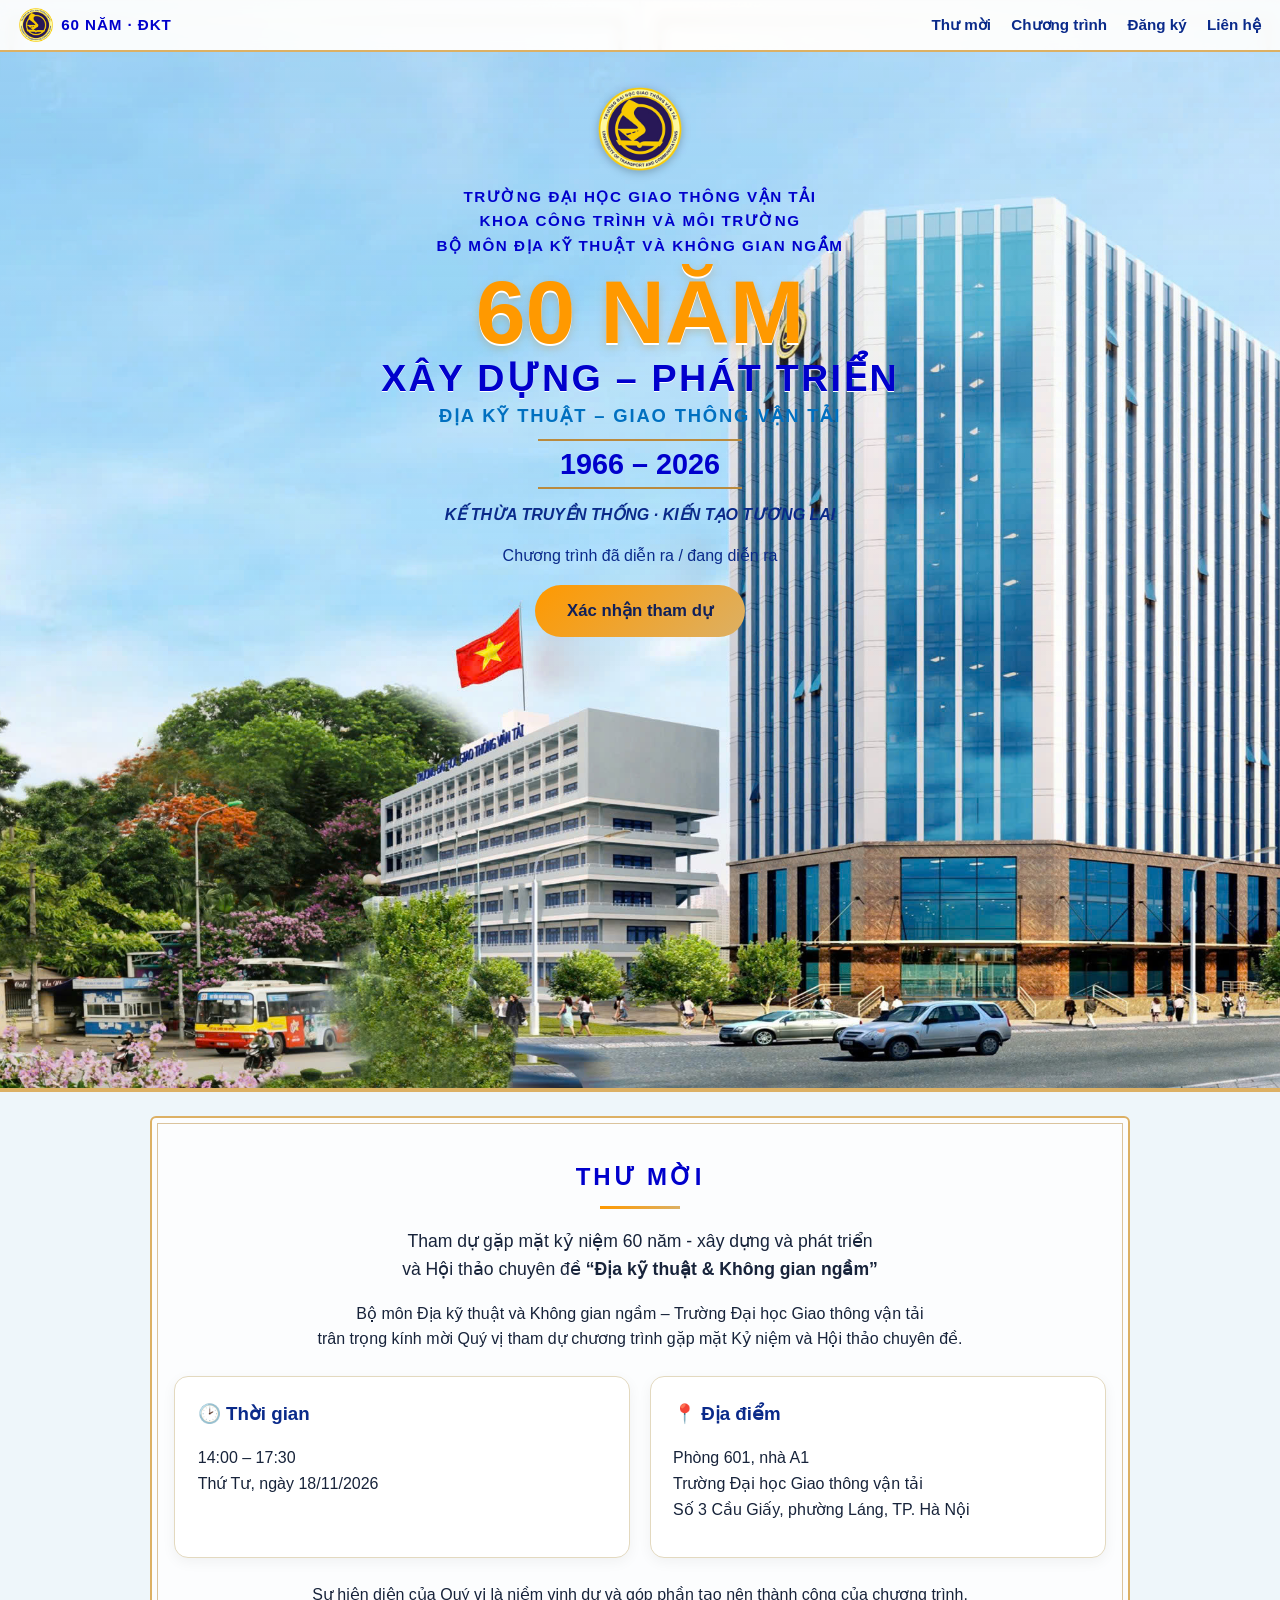
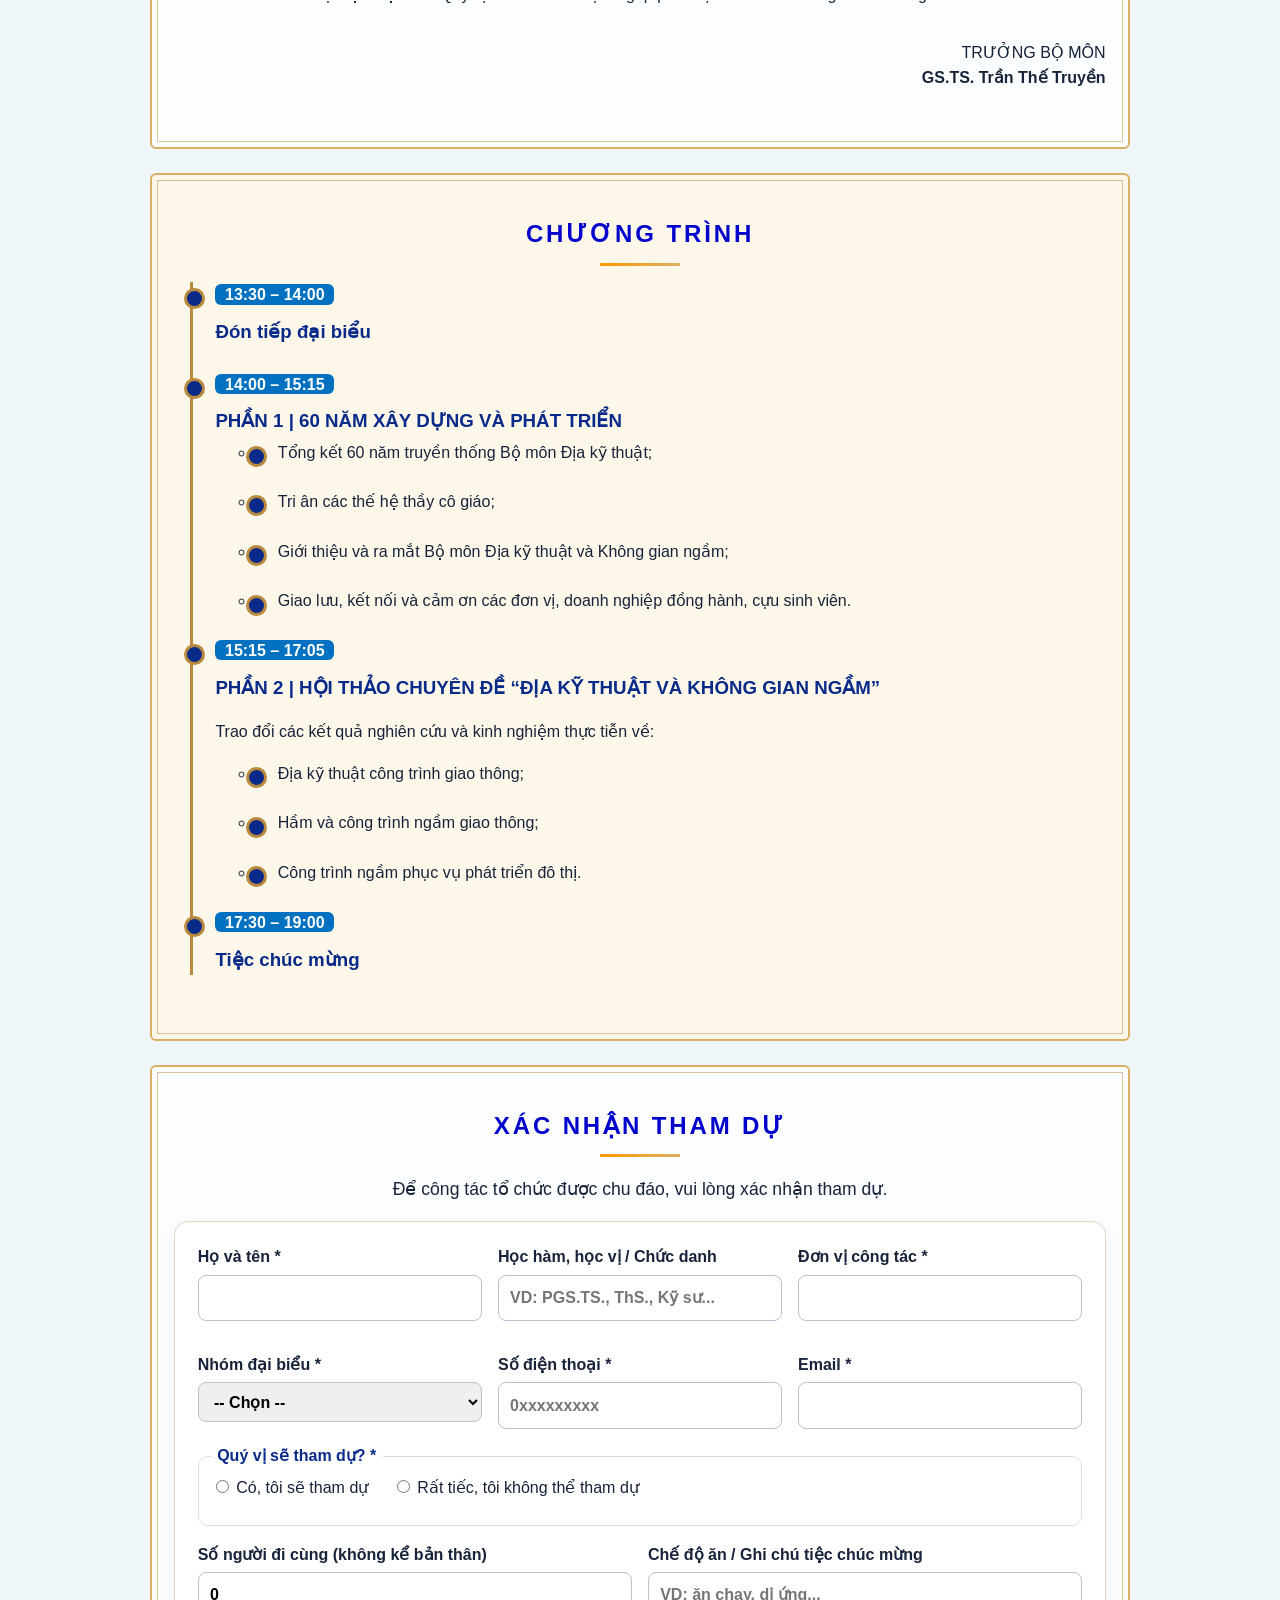
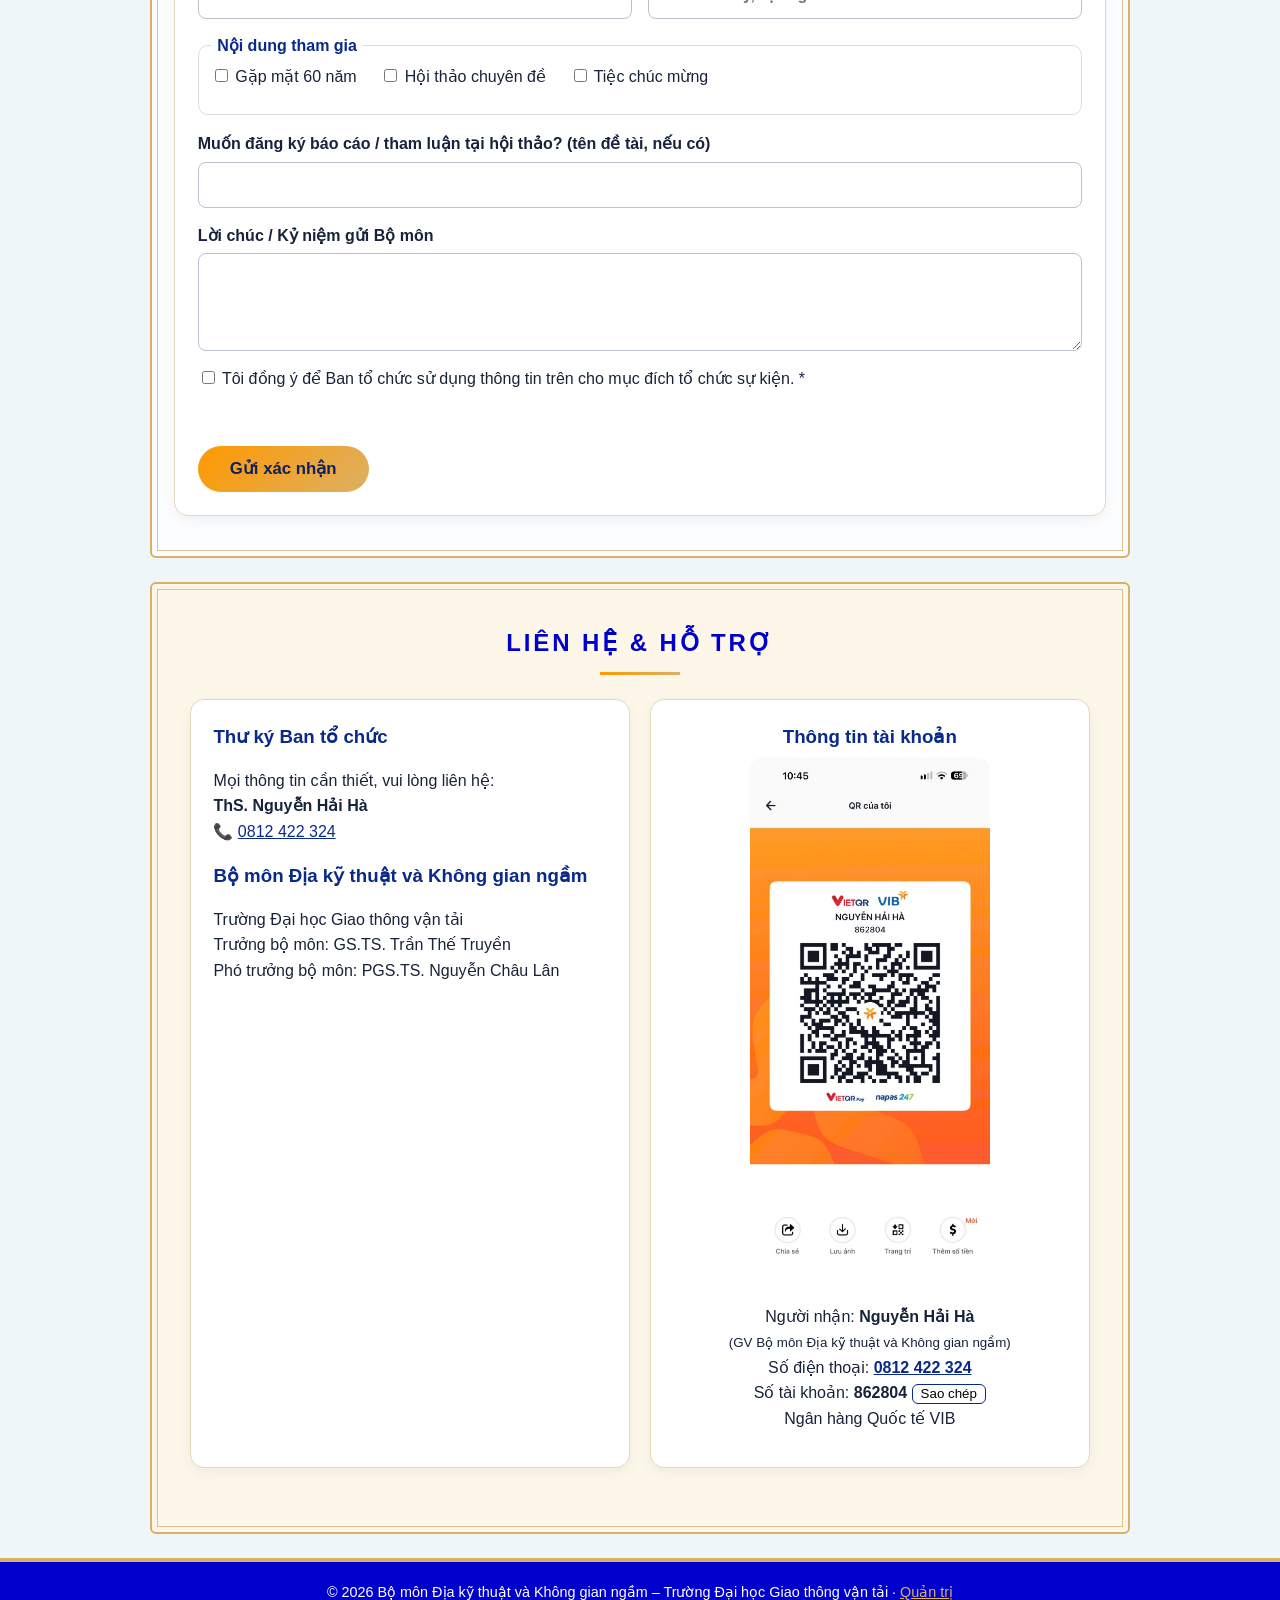
<file: index.html>
<!DOCTYPE html>
<html lang="vi">
<head>
<meta charset="UTF-8">
<meta name="viewport" content="width=device-width, initial-scale=1">
<title>Thư mời – 60 năm Địa kỹ thuật UTC (1966–2026)</title>
<meta name="description" content="Thư mời gặp mặt kỷ niệm 60 năm và Hội thảo chuyên đề Địa kỹ thuật & Không gian ngầm, ngày 18/11/2026.">
<link rel="stylesheet" href="style.css">
</head>
<body>

<nav class="nav">
  <a href="#top" class="brand"><img src="assets/logo_utc.png" alt="Logo Trường ĐH Giao thông vận tải">60 NĂM · ĐKT</a>
  <div class="links">
    <a href="#thu-moi">Thư mời</a>
    <a href="#chuong-trinh">Chương trình</a>
    <a href="#dang-ky">Đăng ký</a>
    <a href="#lien-he">Liên hệ</a>
  </div>
</nav>

<header class="hero" id="top">
  <img class="logo" src="assets/logo_utc.png" alt="Logo Trường Đại học Giao thông vận tải">
  <p class="org">TRƯỜNG ĐẠI HỌC GIAO THÔNG VẬN TẢI<br>KHOA CÔNG TRÌNH VÀ MÔI TRƯỜNG<br>BỘ MÔN ĐỊA KỸ THUẬT VÀ KHÔNG GIAN NGẦM</p>
  <h1>60 NĂM<br><span>XÂY DỰNG – PHÁT TRIỂN</span></h1>
  <p class="sub">ĐỊA KỸ THUẬT – GIAO THÔNG VẬN TẢI</p>
  <p class="years">1966 – 2026</p>
  <p class="slogan">KẾ THỪA TRUYỀN THỐNG · KIẾN TẠO TƯƠNG LAI</p>
  <div class="countdown" id="countdown" aria-live="polite"></div>
  <a class="btn" href="#dang-ky">Xác nhận tham dự</a>
</header>

<section id="thu-moi" class="sec invite">
  <h2>THƯ MỜI</h2>
  <p class="lead">Tham dự gặp mặt kỷ niệm 60 năm - xây dựng và phát triển<br>và Hội thảo chuyên đề <b>“Địa kỹ thuật &amp; Không gian ngầm”</b></p>
  <p class="who">Bộ môn Địa kỹ thuật và Không gian ngầm – Trường Đại học Giao thông vận tải<br>trân trọng kính mời Quý vị tham dự chương trình gặp mặt Kỷ niệm và Hội thảo chuyên đề.</p>
  <div class="cards">
    <div class="card"><h3>🕑 Thời gian</h3><p>14:00 – 17:30<br>Thứ Tư, ngày 18/11/2026</p></div>
    <div class="card"><h3>📍 Địa điểm</h3><p>Phòng 601, nhà A1<br>Trường Đại học Giao thông vận tải<br>Số 3 Cầu Giấy, phường Láng, TP. Hà Nội</p></div>
  </div>
  <p class="note">Sự hiện diện của Quý vị là niềm vinh dự và góp phần tạo nên thành công của chương trình.</p>
  <p class="sign">TRƯỞNG BỘ MÔN<br><b>GS.TS. Trần Thế Truyền</b></p>
</section>

<section id="chuong-trinh" class="sec alt">
  <h2>CHƯƠNG TRÌNH</h2>
  <ol class="timeline">
    <li>
      <time>13:30 – 14:00</time>
      <h3>Đón tiếp đại biểu</h3>
    </li>

    <li>
      <time>14:00 – 15:15</time>
      <h3>PHẦN 1 | 60 NĂM XÂY DỰNG VÀ PHÁT TRIỂN</h3>
      <ul>
        <li>Tổng kết 60 năm truyền thống Bộ môn Địa kỹ thuật;</li>
        <li>Tri ân các thế hệ thầy cô giáo;</li>
        <li>Giới thiệu và ra mắt Bộ môn Địa kỹ thuật và Không gian ngầm;</li>
        <li>Giao lưu, kết nối và cảm ơn các đơn vị, doanh nghiệp đồng hành, cựu sinh viên.</li>
      </ul>
    </li>

    <li>
      <time>15:15 – 17:05</time>
      <h3>PHẦN 2 | HỘI THẢO CHUYÊN ĐỀ “ĐỊA KỸ THUẬT VÀ KHÔNG GIAN NGẦM”</h3>
      <p>Trao đổi các kết quả nghiên cứu và kinh nghiệm thực tiễn về:</p>
      <ul>
        <li>Địa kỹ thuật công trình giao thông;</li>
        <li>Hầm và công trình ngầm giao thông;</li>
        <li>Công trình ngầm phục vụ phát triển đô thị.</li>
      </ul>
    </li>

    <li><time>17:30 – 19:00</time><h3>Tiệc chúc mừng</h3></li>
  </ol>
</section>

<section id="dang-ky" class="sec">
  <h2>XÁC NHẬN THAM DỰ</h2>
  <p class="lead">Để công tác tổ chức được chu đáo, vui lòng xác nhận tham dự.</p>

  <form id="regForm" novalidate>
    <div class="grid">
      <label>Họ và tên *<input name="hoTen" required maxlength="80" autocomplete="name"></label>
      <label>Học hàm, học vị / Chức danh<input name="chucDanh" maxlength="80" placeholder="VD: PGS.TS., ThS., Kỹ sư..."></label>
      <label>Đơn vị công tác *<input name="donVi" required maxlength="120" autocomplete="organization"></label>
      <label>Nhóm đại biểu *
        <select name="nhom" required>
          <option value="">-- Chọn --</option>
          <option>Lãnh đạo / Khách mời</option>
          <option>Cán bộ, giảng viên hiện tại</option>
          <option>Cựu cán bộ, giảng viên</option>
          <option>Cựu sinh viên</option>
          <option>Đối tác / Doanh nghiệp</option>
          <option>Sinh viên / Học viên</option>
          <option>Khác</option>
        </select></label>
      <label>Số điện thoại *<input name="sdt" type="tel" required inputmode="tel" autocomplete="tel" placeholder="0xxxxxxxxx"></label>
      <label>Email *<input name="email" type="email" required maxlength="100" autocomplete="email"></label>
    </div>

    <fieldset>
      <legend>Quý vị sẽ tham dự? *</legend>
      <label class="inline"><input type="radio" name="thamDu" value="Có" required> Có, tôi sẽ tham dự</label>
      <label class="inline"><input type="radio" name="thamDu" value="Không"> Rất tiếc, tôi không thể tham dự</label>
    </fieldset>

    <div id="attendBox">
      <div class="grid">
        <label>Số người đi cùng (không kể bản thân)<input name="nguoiDiCung" type="number" min="0" max="10" value="0"></label>
        <label>Chế độ ăn / Ghi chú tiệc chúc mừng<input name="anUong" maxlength="120" placeholder="VD: ăn chay, dị ứng..."></label>
      </div>
      <fieldset>
        <legend>Nội dung tham gia</legend>
        <label class="inline"><input type="checkbox" name="noiDung" value="Lễ gặp mặt 60 năm"> Gặp mặt 60 năm</label>
        <label class="inline"><input type="checkbox" name="noiDung" value="Hội thảo chuyên đề"> Hội thảo chuyên đề</label>
        <label class="inline"><input type="checkbox" name="noiDung" value="Tiệc chúc mừng"> Tiệc chúc mừng</label>
      </fieldset>
      <label>Muốn đăng ký báo cáo / tham luận tại hội thảo? (tên đề tài, nếu có)<input name="thamLuan" maxlength="200"></label>
    </div>

    <label>Lời chúc / Kỷ niệm gửi Bộ môn<textarea name="loiChuc" rows="3" maxlength="500"></textarea></label>

    <label class="inline consent"><input type="checkbox" name="dongY" required> Tôi đồng ý để Ban tổ chức sử dụng thông tin trên cho mục đích tổ chức sự kiện. *</label>

    <p class="err" id="err" role="alert"></p>
    <button class="btn" type="submit" id="submitBtn">Gửi xác nhận</button>
  </form>

  <div id="success" class="success" hidden>
    <h3>✅ Cảm ơn Quý vị đã xác nhận!</h3>
    <p>Mã đăng ký của bạn: <b id="ticketCode"></b></p>
    <p>Vui lòng <b>tải/chụp ảnh vé</b> bên dưới và xuất trình mã QR khi đón tiếp đại biểu.</p>
    <div id="qrTicket"></div>
    <button class="btn" type="button" onclick="location.reload()">Đăng ký thêm người khác</button>
  </div>
</section>

<section id="lien-he" class="sec alt">
  <h2>LIÊN HỆ &amp; HỖ TRỢ</h2>
  <div class="cards">
    <div class="card">
      <h3>Thư ký Ban tổ chức</h3>
      <p>Mọi thông tin cần thiết, vui lòng liên hệ:<br><b>ThS. Nguyễn Hải Hà</b><br>
      📞 <a href="tel:0812422324">0812 422 324</a></p>
      <h3>Bộ môn Địa kỹ thuật và Không gian ngầm</h3>
      <p>Trường Đại học Giao thông vận tải<br>Trưởng bộ môn: GS.TS. Trần Thế Truyền<br>Phó trưởng bộ môn: PGS.TS. Nguyễn Châu Lân</p>
    </div>
    <div class="card pay">
      <h3>Thông tin tài khoản</h3>
      <img src="assets/vietqr_vib.jpg" alt="Mã VietQR – Ngân hàng Quốc tế VIB – Nguyễn Hải Hà – 862804" loading="lazy">
      <p>Người nhận: <b>Nguyễn Hải Hà</b><br>
      <small>(GV Bộ môn Địa kỹ thuật và Không gian ngầm)</small><br>
      Số điện thoại: <a href="tel:0812422324"><b>0812 422 324</b></a><br>
      Số tài khoản: <b id="stk">862804</b> <button class="mini" type="button" id="copyStk">Sao chép</button><br>
      Ngân hàng Quốc tế VIB</p>
    </div>
  </div>
</section>

<footer>© 2026 Bộ môn Địa kỹ thuật và Không gian ngầm – Trường Đại học Giao thông vận tải · <a href="admin.html">Quản trị</a></footer>

<script src="vendor/qrcode.js"></script>
<script src="config.js"></script>
<script src="app.js"></script>
</body>
</html>
</file>
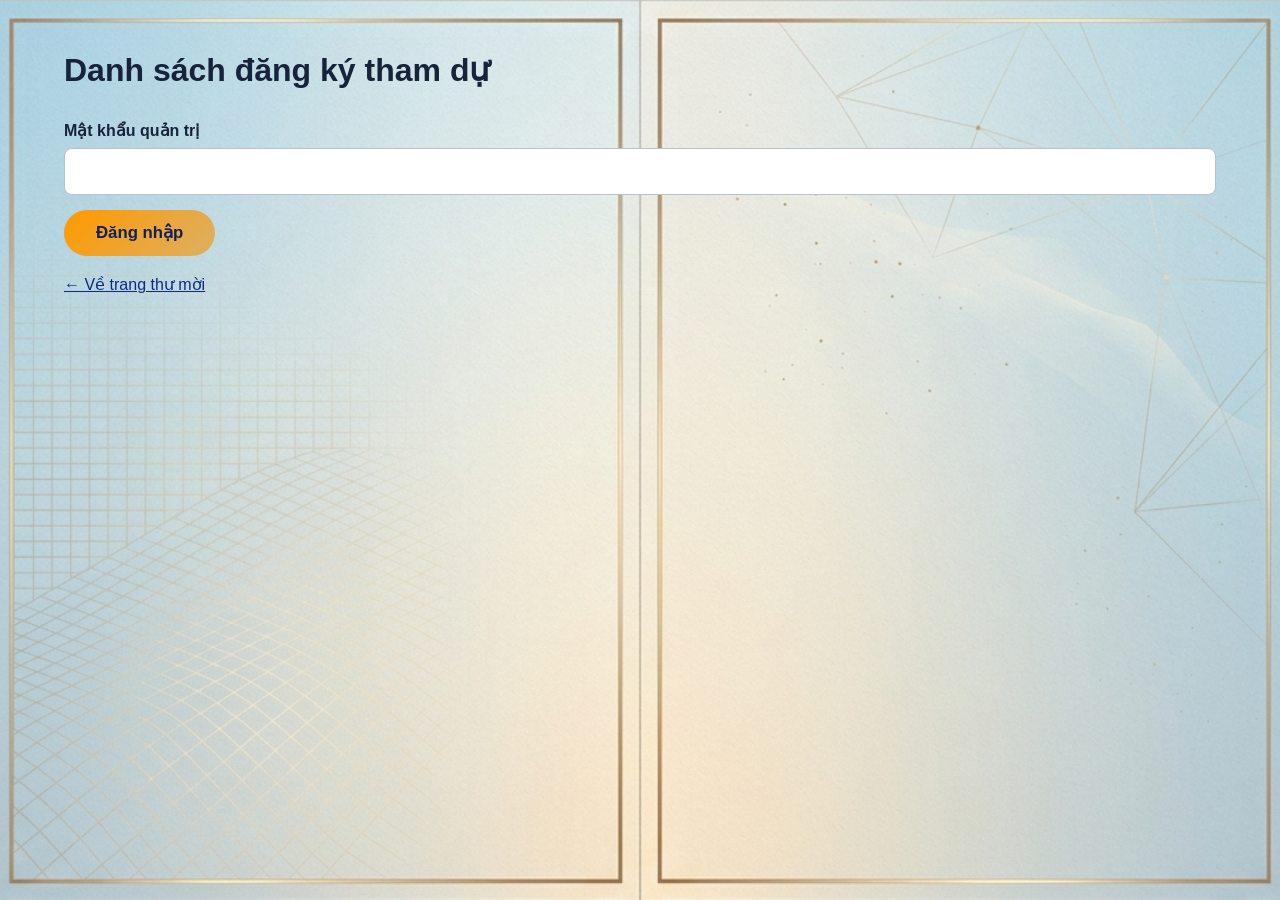
<file: admin.html>
<!DOCTYPE html>
<html lang="vi"><head><meta charset="UTF-8"><meta name="viewport" content="width=device-width,initial-scale=1">
<title>Quản trị đăng ký – 60 năm ĐKT</title><link rel="stylesheet" href="style.css"></head>
<body><div class="adm">
<h1>Danh sách đăng ký tham dự</h1>
<div id="gate"><label>Mật khẩu quản trị<input type="password" id="pw"></label><button class="btn" id="go">Đăng nhập</button></div>
<div id="panel" hidden>
  <p id="modeNote"></p>
  <div class="stats" id="stats"></div>
  <button class="btn" id="csv">Tải CSV (Excel)</button>
  <button class="mini" id="clear">Xóa dữ liệu thử nghiệm</button>
  <table id="tbl"></table>
</div>
<p><a href="index.html">← Về trang thư mời</a></p>
</div>
<script src="config.js"></script>
<script>
const C=window.CONFIG, KEY="dkt60_registrations", $=s=>document.querySelector(s);
const cols=[["maDangKy","Mã"],["thoiGian","Thời gian"],["hoTen","Họ tên"],["chucDanh","Chức danh"],["donVi","Đơn vị"],["nhom","Nhóm"],["sdt","SĐT"],["email","Email"],["thamDu","Tham dự"],["nguoiDiCung","Đi cùng"],["anUong","Ăn uống"],["noiDung","Nội dung"],["thamLuan","Tham luận"],["loiChuc","Lời chúc"]];
const esc=s=>String(s??"").replace(/[&<>"]/g,c=>({"&":"&amp;","<":"&lt;",">":"&gt;",'"':"&quot;"}[c]));
$("#go").onclick=()=>{ if($("#pw").value===C.adminPass){$("#gate").hidden=true;$("#panel").hidden=false;render();} else alert("Sai mật khẩu"); };
function render(){
  if(C.endpoint){ $("#modeNote").innerHTML='Dữ liệu được lưu trên <b>Google Sheet</b> của Ban tổ chức (qua Apps Script). Vui lòng xem trực tiếp trên Sheet.'; $("#csv").hidden=$("#clear").hidden=true; return; }
  $("#modeNote").textContent="⚠ Chế độ thử nghiệm: dữ liệu chỉ lưu trong trình duyệt này. Cấu hình endpoint trong config.js để thu dữ liệu tập trung.";
  const d=JSON.parse(localStorage.getItem(KEY)||"[]");
  const yes=d.filter(x=>x.thamDu==="Có");
  $("#stats").innerHTML=`<div><b>${d.length}</b>Phản hồi</div><div><b>${yes.length}</b>Xác nhận tham dự</div><div><b>${yes.reduce((a,x)=>a+1+Number(x.nguoiDiCung||0),0)}</b>Tổng số người (kể cả đi cùng)</div><div><b>${d.length-yes.length}</b>Không tham dự</div>`;
  $("#tbl").innerHTML="<tr>"+cols.map(c=>`<th>${c[1]}</th>`).join("")+"</tr>"+d.map(r=>"<tr>"+cols.map(c=>`<td>${esc(r[c[0]])}</td>`).join("")+"</tr>").join("");
  $("#csv").onclick=()=>{
    const q=v=>{v=String(v??"");if(/^[=+\-@]/.test(v))v="'"+v;return '"'+v.replace(/"/g,'""')+'"';};
    const t="\ufeff"+[cols.map(c=>q(c[1])).join(",")].concat(d.map(r=>cols.map(c=>q(r[c[0]])).join(","))).join("\r\n");
    const a=document.createElement("a");a.href=URL.createObjectURL(new Blob([t],{type:"text/csv;charset=utf-8"}));a.download="dang_ky_60nam_DKT.csv";a.click();};
  $("#clear").onclick=()=>{ if(confirm("Xóa toàn bộ dữ liệu cục bộ?")){localStorage.removeItem(KEY);render();} };
}
</script></body></html>
</file>
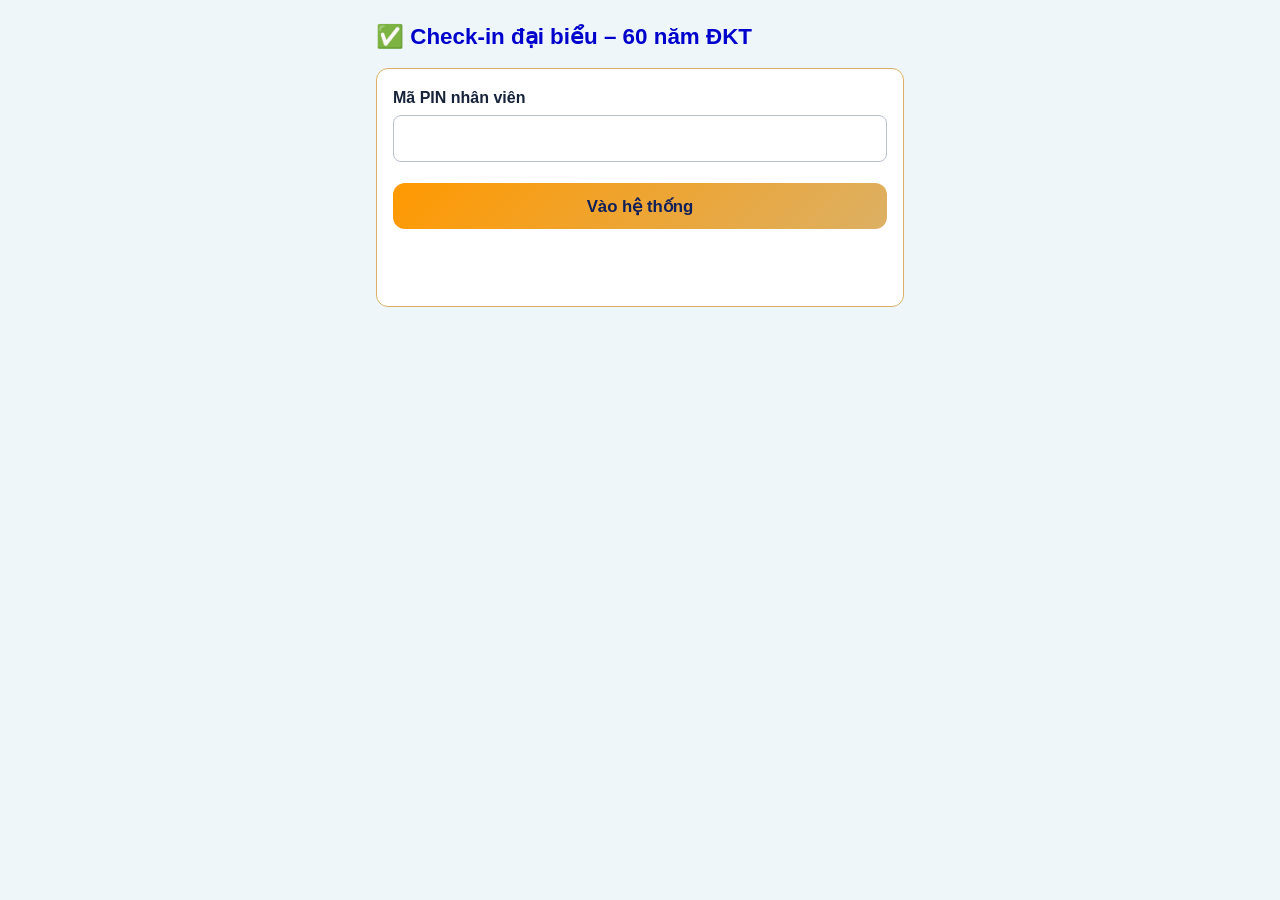
<file: checkin.html>
<!DOCTYPE html>
<html lang="vi"><head><meta charset="UTF-8"><meta name="viewport" content="width=device-width,initial-scale=1">
<meta name="robots" content="noindex,nofollow">
<title>Check-in – 60 năm ĐKT</title><link rel="stylesheet" href="style.css">
<style>
body{background:#eef6fa}
.ck{max-width:560px;margin:0 auto;padding:1rem}
.ck h1{color:var(--royal);font-size:1.4rem;margin:.2rem 0}
.box{background:#fff;border:1.5px solid var(--gold-l);border-radius:12px;padding:1rem;margin:.8rem 0}
video{width:100%;border-radius:10px;background:#000;max-height:42vh;object-fit:cover;display:none}
.row{display:flex;gap:.5rem;flex-wrap:wrap;margin:.5rem 0}.row>*{flex:1;min-width:120px}
.banner{padding:.7rem 1rem;border-radius:10px;font-weight:700;margin:.6rem 0}
.banner.ok{background:#e8f7e8;border:2px solid #3a8a3a}.banner.warn{background:#fff3d6;border:2px solid #e0a000}.banner.bad{background:#fde7e7;border:2px solid #b3261e}
.big{font-size:1.25rem;font-weight:800;color:var(--navy)}
.kv{font-size:.92rem;color:#445}.kv b{color:var(--ink)}
.cnt{display:flex;align-items:center;gap:.6rem}.cnt button{width:48px;height:48px;font-size:1.6rem;border-radius:10px;border:1.5px solid var(--navy);background:#fff}
.cnt input{text-align:center;font-size:1.5rem;font-weight:800;width:90px;flex:none}
.btn.full{width:100%;margin:.4rem 0;border-radius:12px}.btn.sec{background:#fff;border:2px solid var(--navy);color:var(--navy)}
.hit{padding:.6rem;border-bottom:1px solid #ddd;cursor:pointer}.hit:hover{background:#fff8e8}
.stats{display:flex;gap:.5rem;flex-wrap:wrap}.stats div{flex:1;min-width:110px;text-align:center;background:var(--sand);border-radius:10px;padding:.4rem}
.stats b{display:block;font-size:1.4rem;color:var(--navy)}
</style></head>
<body><div class="ck">
<h1>✅ Check-in đại biểu – 60 năm ĐKT</h1>

<div class="box" id="login">
  <label>Mã PIN nhân viên<input type="password" id="pin" autocomplete="off" inputmode="text"></label>
  <button class="btn full" id="pinGo">Vào hệ thống</button>
  <p id="pinErr" class="err"></p>
</div>

<div id="main" hidden>
  <div class="box"><div class="stats" id="stats">Đang tải thống kê…</div></div>

  <div class="box">
    <button class="btn full" id="cam">📷 Quét QR trên vé</button>
    <video id="v" playsinline muted></video>
    <div class="row"><input id="q" placeholder="Tìm theo tên / SĐT / mã (khi mất vé)"><button class="btn sec" id="qGo">Tìm</button></div>
    <div id="hits"></div>
  </div>

  <div class="box" id="card" hidden>
    <div id="banner"></div>
    <div class="kv" id="meta"></div>
    <label>Họ và tên<input id="f_hoTen"></label>
    <label>Chức danh<input id="f_chucDanh"></label>
    <label>Đơn vị<input id="f_donVi"></label>
    <label>Số điện thoại<input id="f_sdt" type="tel"></label>
    <label>Ăn uống / ghi chú tiệc<input id="f_anUong"></label>
    <label>Số người thực tế tham dự (tính cả đại biểu)
      <div class="cnt"><button type="button" id="minus">−</button><input id="f_so" type="number" min="0" max="50"><button type="button" id="plus">+</button></div>
    </label>
    <label>Ghi chú check-in<input id="f_ghiChu" maxlength="300"></label>
    <button class="btn full" id="save">Cập nhật & Check-in</button>
    <button class="btn full sec" id="next">Quét người tiếp theo</button>
    <p id="saveErr" class="err"></p>
  </div>
  <p><a href="index.html">← Trang thư mời</a> · <a href="#" id="logout">Đăng xuất</a></p>
</div>
</div>

<script src="vendor/jsQR.js"></script>
<script src="config.js"></script>
<script>
"use strict";
const $ = s => document.querySelector(s), EP = window.CONFIG.endpoint;
const CODE_RE = /^DKT60-[A-Z2-9]{6}$/;
const esc = s => String(s ?? "").replace(/[&<>"]/g, c => ({"&":"&amp;","<":"&lt;",">":"&gt;",'"':"&quot;"}[c]));
let pin = localStorage.getItem("dkt60_pin") || "", cur = null, busy = false;

async function api(params) {
  if (!EP) throw new Error("Chưa cấu hình endpoint trong config.js");
  const ctl = new AbortController(), t = setTimeout(() => ctl.abort(), 20000);
  try {
    const r = await fetch(EP + "?" + new URLSearchParams({ ...params, pin }), { signal: ctl.signal });
    return await r.json();
  } catch (e) { return { ok: false, error: e.name === "AbortError" ? "Hết thời gian chờ – kiểm tra mạng" : "Lỗi kết nối: " + e.message }; }
  finally { clearTimeout(t); }
}

function extractCode(txt) {
  txt = String(txt || "").trim();
  try { const c = new URL(txt).searchParams.get("c"); if (c) txt = c; } catch {}
  txt = txt.toUpperCase();
  return CODE_RE.test(txt) ? txt : "";
}

/* --- Đăng nhập PIN --- */
async function enter() {
  $("#pinErr").textContent = "";
  const r = await api({ action: "stats" });
  if (!r.ok) { $("#pinErr").textContent = r.error === "PIN" ? "Sai PIN (hoặc chưa đặt PIN trong Apps Script)." : r.error; return false; }
  localStorage.setItem("dkt60_pin", pin);
  $("#login").hidden = true; $("#main").hidden = false; showStats(r);
  const c = extractCode(new URLSearchParams(location.search).get("c"));
  if (c) lookup(c);
  return true;
}
$("#pinGo").onclick = () => { pin = $("#pin").value.trim(); enter(); };
$("#pin").onkeydown = e => { if (e.key === "Enter") $("#pinGo").click(); };
$("#logout").onclick = e => { e.preventDefault(); localStorage.removeItem("dkt60_pin"); location.href = "checkin.html"; };
function showStats(r) {
  $("#stats").innerHTML = `<div><b>${r.daCheckIn}</b>Đã check-in</div><div><b>${r.dangKyCoMat}</b>ĐK tham dự</div>` +
    `<div><b>${r.tongNguoiThucTe}</b>Người có mặt</div><div><b>${r.tongNguoiDuKien}</b>Người dự kiến</div>`;
}
async function refreshStats() { const r = await api({ action: "stats" }); if (r.ok) showStats(r); }

/* --- Tra cứu & hiển thị --- */
async function lookup(code) {
  stopCam(); $("#hits").innerHTML = "";
  setBanner("warn", "Đang tra cứu " + esc(code) + "…"); $("#card").hidden = false;
  const r = await api({ action: "lookup", code });
  if (!r.ok) { setBanner("bad", "❌ " + esc(r.error)); fillForm(null); return; }
  fillForm(r.rec);
}
function setBanner(cls, html) { $("#banner").innerHTML = `<div class="banner ${cls}">${html}</div>`; }
function fillForm(rec) {
  cur = rec; $("#saveErr").textContent = "";
  $("#save").disabled = $("#next").disabled = false;
  $("#card").querySelectorAll("input,button#save").forEach(el => el.disabled = !rec && el.id !== "");
  if (!rec) { $("#meta").innerHTML = ""; return; }
  $("#card").querySelectorAll("input,button").forEach(el => el.disabled = false);
  for (const k of ["hoTen","chucDanh","donVi","sdt","anUong"]) $("#f_" + k).value = rec[k] ?? "";
  $("#f_so").value = rec.soNguoiThucTe ?? (rec.thamDu === "Không" ? 1 : 1 + rec.nguoiDiCung);
  $("#f_ghiChu").value = rec.ghiChuCheckIn || "";
  $("#meta").innerHTML = `<p class="big">${esc(rec.maDangKy)}</p><p>Nhóm: <b>${esc(rec.nhom)}</b> · Đăng ký: <b>${esc(rec.thamDu)}</b> · Đi cùng đăng ký: <b>${rec.nguoiDiCung}</b><br>Nội dung: ${esc(rec.noiDung || "—")}<br>Tham luận: ${esc(rec.thamLuan || "—")}</p>`;
  if (rec.checkIn) { setBanner("warn", `⚠ ĐÃ check-in lúc ${esc(rec.thoiGianCheckIn)} (${rec.soNguoiThucTe ?? "?"} người). Bấm "Cập nhật" nếu muốn sửa lại.`); $("#save").textContent = "Cập nhật lại thông tin"; }
  else if (rec.thamDu !== "Có") { setBanner("warn", "⚠ Đại biểu này đăng ký KHÔNG tham dự – vẫn có thể check-in nếu có mặt."); $("#save").textContent = "Cập nhật & Check-in"; }
  else { setBanner("ok", "✅ Đăng ký hợp lệ – kiểm tra thông tin rồi bấm Cập nhật."); $("#save").textContent = "Cập nhật & Check-in"; }
}
$("#minus").onclick = () => $("#f_so").value = Math.max(0, (+$("#f_so").value || 0) - 1);
$("#plus").onclick = () => $("#f_so").value = Math.min(50, (+$("#f_so").value || 0) + 1);

/* --- Cập nhật = tick check-in vào Google Sheet --- */
$("#save").onclick = async () => {
  if (!cur || busy) return;
  const so = Number($("#f_so").value);
  if (!Number.isInteger(so) || so < 0 || so > 50) { $("#saveErr").textContent = "Số người phải là số nguyên từ 0 đến 50."; return; }
  busy = true; $("#save").disabled = true; $("#save").textContent = "Đang cập nhật…"; $("#saveErr").textContent = "";
  const r = await api({
    action: "checkin", code: cur.maDangKy, force: cur.checkIn ? "1" : "0", soNguoi: so,
    hoTen: $("#f_hoTen").value.trim(), chucDanh: $("#f_chucDanh").value.trim(), donVi: $("#f_donVi").value.trim(),
    sdt: $("#f_sdt").value.trim(), anUong: $("#f_anUong").value.trim(), ghiChu: $("#f_ghiChu").value.trim()
  });
  busy = false; $("#save").disabled = false;
  if (!r.ok) { $("#saveErr").textContent = "❌ " + (r.error || "Không cập nhật được – thử lại"); $("#save").textContent = "Thử lại"; return; }
  cur = r.rec;
  setBanner("ok", `✅ Đã CHECK-IN: <b>${esc(cur.hoTen)}</b> – ${cur.soNguoiThucTe} người (${esc(cur.thoiGianCheckIn)})`);
  $("#save").textContent = "Cập nhật lại thông tin"; refreshStats();
  if (navigator.vibrate) navigator.vibrate(150);
};
$("#next").onclick = () => { $("#card").hidden = true; cur = null; startCam(); };

/* --- Tìm thủ công (mất vé) --- */
$("#qGo").onclick = async () => {
  const q = $("#q").value.trim(); if (q.length < 2) return;
  $("#hits").textContent = "Đang tìm…";
  const r = await api({ action: "search", q });
  if (!r.ok) { $("#hits").textContent = "❌ " + r.error; return; }
  $("#hits").innerHTML = r.list.length ? r.list.map(x =>
    `<div class="hit" data-c="${esc(x.maDangKy)}"><b>${esc(x.hoTen)}</b> – ${esc(x.donVi)}<br><small>${esc(x.sdt)} · ${esc(x.maDangKy)} ${x.checkIn ? "· ✅ đã check-in" : ""}</small></div>`).join("") : "Không có kết quả.";
};
$("#q").onkeydown = e => { if (e.key === "Enter") $("#qGo").click(); };
$("#hits").onclick = e => { const h = e.target.closest(".hit"); if (h) lookup(h.dataset.c); };

/* --- Camera quét QR (jsQR – chạy cả iPhone & Android) --- */
let stream = null;
async function startCam() {
  try { stream = await navigator.mediaDevices.getUserMedia({ video: { facingMode: "environment" } }); }
  catch { alert("Không mở được camera. Cần HTTPS và cho phép quyền camera."); return; }
  const v = $("#v"); v.style.display = "block"; v.srcObject = stream; await v.play();
  const cv = document.createElement("canvas"), g = cv.getContext("2d", { willReadFrequently: true });
  (function loop() {
    if (!stream) return;
    if (v.videoWidth) {
      cv.width = v.videoWidth; cv.height = v.videoHeight; g.drawImage(v, 0, 0);
      const im = g.getImageData(0, 0, cv.width, cv.height), r = jsQR(im.data, im.width, im.height);
      const c = r && extractCode(r.data);
      if (c) { if (navigator.vibrate) navigator.vibrate(60); lookup(c); return; }
    }
    requestAnimationFrame(loop);
  })();
}
function stopCam() { if (stream) stream.getTracks().forEach(t => t.stop()); stream = null; $("#v").style.display = "none"; }
$("#cam").onclick = startCam;

if (pin) { $("#pin").value = pin; enter().then(ok => { if (!ok) localStorage.removeItem("dkt60_pin"); }); }
</script></body></html>
</file>
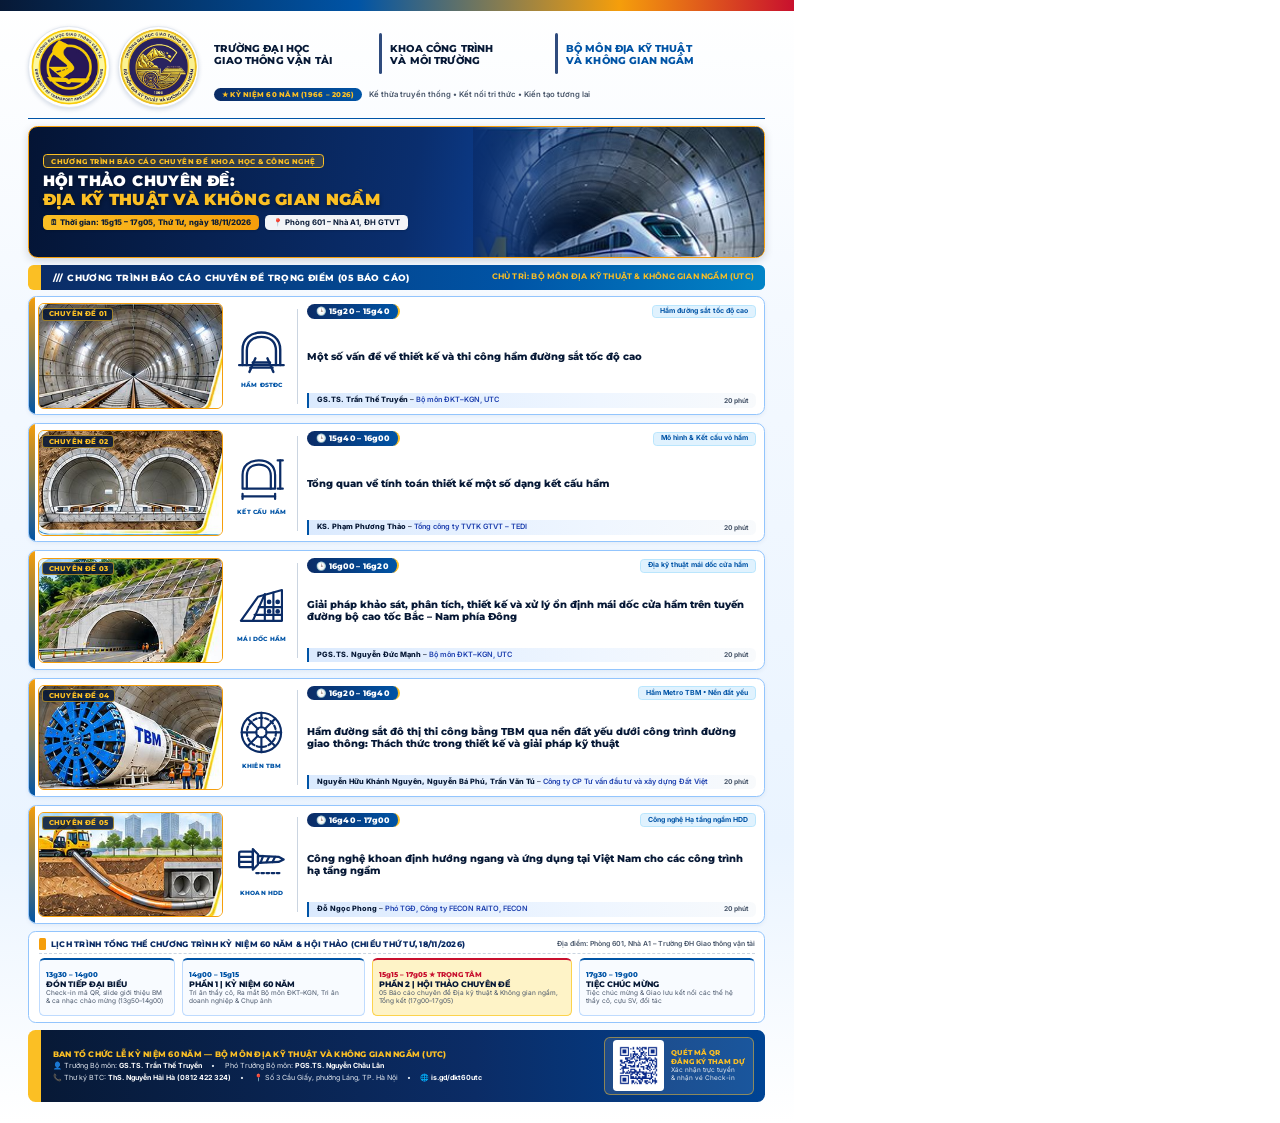
<file: infographic_hoi_thao_a4.html>
<!DOCTYPE html>
<html lang="vi">
<head>
  <meta charset="UTF-8">
  <meta name="viewport" content="width=device-width, initial-scale=1.0">
  <title>CHƯƠNG TRÌNH HỘI THẢO CHUYÊN ĐỀ: ĐỊA KỸ THUẬT VÀ KHÔNG GIAN NGẦM — INFOGRAPHIC A4 (18/11/2026)</title>
  <link rel="preconnect" href="https://fonts.googleapis.com">
  <link rel="preconnect" href="https://fonts.gstatic.com" crossorigin>
  <link href="https://fonts.googleapis.com/css2?family=Montserrat:wght@500;600;700;800;900&family=Inter:wght@400;500;600;700;800&display=swap" rel="stylesheet">
  <style>
    @page {
      size: A4 portrait;
      margin: 0;
    }
    *, *::before, *::after {
      box-sizing: border-box;
      margin: 0;
      padding: 0;
      -webkit-print-color-adjust: exact !important;
      print-color-adjust: exact !important;
    }
    :root {
      --c-navy-dark: #071936;
      --c-navy: #0B2C66;
      --c-blue: #0054A6;
      --c-blue-bright: #0284C7;
      --c-sky-bg: #F0F7FF;
      --c-sky-card: #F8FBFF;
      --c-gold: #F59E0B;
      --c-gold-bright: #FBBF24;
      --c-gold-dark: #B45309;
      --c-gold-pale: #FEF3C7;
      --c-red: #C8102E;
      --c-border: #BFDBFE;
      --c-border-strong: #93C5FD;
      --c-text-main: #0F172A;
      --c-text-sub: #1E3A8A;
      --c-text-muted: #475569;
    }
    html, body {
      width: 210mm;
      height: 297mm;
      max-height: 297mm;
      overflow: hidden;
      background: #FFFFFF;
      color: var(--c-text-main);
      font-family: 'Inter', -apple-system, BlinkMacSystemFont, "Segoe UI", Roboto, sans-serif;
      font-size: 8pt;
      line-height: 1.25;
      -webkit-font-smoothing: antialiased;
    }
    .nowrap {
      white-space: nowrap;
    }
    .page-container {
      width: 210mm;
      height: 297mm;
      max-height: 297mm;
      padding: 5.5mm 7.5mm 5.5mm 7.5mm;
      display: flex;
      flex-direction: column;
      justify-content: space-between;
      overflow: hidden;
      position: relative;
      background: linear-gradient(180deg, #FFFFFF 0%, #F4F9FF 28%, #EAF4FF 75%, #FFFFFF 100%);
    }

    /* Dải màu nhận diện thương hiệu UTC & Kỷ niệm 60 năm trên đỉnh trang */
    .page-container::before {
      content: "";
      position: absolute;
      top: 0;
      left: 0;
      right: 0;
      height: 3mm;
      background: linear-gradient(90deg, var(--c-navy-dark) 0%, var(--c-blue) 45%, var(--c-gold) 78%, var(--c-red) 100%);
    }

    /* KHỐI 1: HEADER ĐƠN VỊ TỔ CHỨC (26mm) */
    .header-block {
      display: flex;
      align-items: center;
      justify-content: space-between;
      gap: 3mm;
      height: 25.5mm;
      max-height: 25.5mm;
      padding-bottom: 1.8mm;
      border-bottom: 1.5px solid var(--c-blue);
      margin-top: 0.5mm;
    }
    .header-logos {
      display: flex;
      align-items: center;
      gap: 2.2mm;
      flex-shrink: 0;
    }
    .logo-circle {
      width: 21.5mm;
      height: 21.5mm;
      border-radius: 50%;
      background: #FFFFFF;
      display: flex;
      align-items: center;
      justify-content: center;
      box-shadow: 0 1.5px 4px rgba(11, 44, 102, 0.16);
      border: 0.8px solid #E2E8F0;
      padding: 0.4mm;
    }
    .logo-circle img {
      width: 100%;
      height: 100%;
      object-fit: contain;
      border-radius: 50%;
    }
    .header-org-hierarchy {
      flex: 1;
      min-width: 0;
      display: grid;
      grid-template-columns: 1fr auto 1fr auto 1.25fr;
      align-items: center;
      gap: 2.2mm;
      padding: 0 1mm;
    }
    .org-col {
      display: flex;
      flex-direction: column;
      justify-content: center;
    }
    .org-col-title {
      font-family: 'Montserrat', sans-serif;
      font-size: 7.4pt;
      font-weight: 800;
      color: var(--c-navy-dark);
      line-height: 1.22;
      text-transform: uppercase;
      letter-spacing: 0.15px;
    }
    .org-col.dept .org-col-title {
      color: var(--c-blue);
    }
    .org-divider {
      width: 0.7mm;
      height: 11mm;
      background: var(--c-navy);
      border-radius: 1mm;
      opacity: 0.85;
    }
    .header-anniversary-pill {
      margin-top: 1.4mm;
      grid-column: 1 / -1;
      display: flex;
      align-items: center;
      gap: 2mm;
      font-size: 5.8pt;
      font-weight: 600;
      color: var(--c-text-muted);
    }
    .badge-60y {
      display: inline-flex;
      align-items: center;
      gap: 1mm;
      background: linear-gradient(90deg, var(--c-navy) 0%, var(--c-blue) 100%);
      color: var(--c-gold-bright);
      font-family: 'Montserrat', sans-serif;
      font-size: 5.6pt;
      font-weight: 800;
      padding: 0.5mm 2mm;
      border-radius: 99px;
      letter-spacing: 0.25px;
      text-transform: uppercase;
    }

    /* KHỐI 2: HERO BANNER HỘI THẢO CHUYÊN ĐỀ (35mm) */
    .hero-banner {
      position: relative;
      height: 35mm;
      max-height: 35mm;
      border-radius: 2.5mm;
      overflow: hidden;
      background: linear-gradient(100deg, #041434 0%, #0A2E6E 52%, #0D47A1 72%, #071936 100%);
      border: 1.2px solid var(--c-gold);
      box-shadow: 0 2.5px 8px rgba(7, 25, 54, 0.18);
      display: grid;
      grid-template-columns: 1.52fr 1fr;
    }
    .hero-left {
      padding: 2.6mm 3.5mm;
      display: flex;
      flex-direction: column;
      justify-content: center;
      z-index: 2;
      position: relative;
    }
    .hero-kicker {
      display: inline-flex;
      align-items: center;
      gap: 1.2mm;
      align-self: flex-start;
      background: rgba(251, 191, 36, 0.16);
      border: 0.8px solid var(--c-gold-bright);
      color: var(--c-gold-bright);
      font-family: 'Montserrat', sans-serif;
      font-size: 5.5pt;
      font-weight: 800;
      padding: 0.45mm 2mm;
      border-radius: 1mm;
      letter-spacing: 0.4px;
      text-transform: uppercase;
      margin-bottom: 1.1mm;
    }
    .hero-title-sub {
      font-family: 'Montserrat', sans-serif;
      font-size: 11.2pt;
      font-weight: 900;
      color: #FFFFFF;
      letter-spacing: 0.4px;
      line-height: 1.12;
      text-transform: uppercase;
      text-shadow: 0 1px 3px rgba(0, 0, 0, 0.4);
    }
    .hero-title-main {
      font-family: 'Montserrat', sans-serif;
      font-size: 12.2pt;
      font-weight: 900;
      color: var(--c-gold-bright);
      letter-spacing: 0.3px;
      line-height: 1.15;
      text-transform: uppercase;
      margin-top: 0.3mm;
      margin-bottom: 1.6mm;
      text-shadow: 0 1.5px 4px rgba(0, 0, 0, 0.45);
    }
    .hero-meta-strip {
      display: flex;
      align-items: center;
      gap: 1.8mm;
      flex-wrap: nowrap;
    }
    .hero-pill {
      display: inline-flex;
      align-items: center;
      gap: 1mm;
      background: rgba(255, 255, 255, 0.95);
      color: var(--c-navy-dark);
      font-size: 5.8pt;
      font-weight: 700;
      padding: 0.7mm 2mm;
      border-radius: 1.2mm;
      white-space: nowrap;
      box-shadow: 0 1px 2px rgba(0,0,0,0.15);
    }
    .hero-pill.time-pill {
      background: linear-gradient(90deg, var(--c-gold-bright) 0%, #F59E0B 100%);
      color: #071936;
      font-weight: 800;
    }
    .hero-right-visual {
      position: relative;
      height: 100%;
      overflow: hidden;
    }
    .hero-right-visual::before {
      content: "";
      position: absolute;
      inset: 0;
      background: linear-gradient(90deg, #0A2E6E 0%, rgba(10, 46, 110, 0.45) 28%, rgba(10, 46, 110, 0.0) 65%);
      z-index: 1;
    }
    .hero-right-visual img {
      width: 100%;
      height: 100%;
      object-fit: cover;
      object-position: center;
    }

    /* THANH TIÊU ĐỀ PHẦN BÁO CÁO CHUYÊN ĐỀ (6.5mm) */
    .agenda-section-bar {
      display: flex;
      align-items: center;
      justify-content: space-between;
      background: linear-gradient(90deg, var(--c-navy) 0%, var(--c-blue) 65%, #0284C7 100%);
      color: #FFFFFF;
      padding: 1.1mm 3mm;
      border-radius: 1.5mm;
      height: 6.5mm;
      max-height: 6.5mm;
      border-left: 3.5mm solid var(--c-gold-bright);
    }
    .agenda-bar-title {
      font-family: 'Montserrat', sans-serif;
      font-size: 6.8pt;
      font-weight: 800;
      letter-spacing: 0.4px;
      text-transform: uppercase;
      display: flex;
      align-items: center;
      gap: 1.5mm;
    }
    .agenda-bar-right {
      font-family: 'Montserrat', sans-serif;
      font-size: 5.8pt;
      font-weight: 700;
      color: var(--c-gold-bright);
      letter-spacing: 0.2px;
    }

    /* KHỐI 3: DANH SÁCH 05 BÁO CÁO CHUYÊN ĐỀ (166mm) */
    .talks-list {
      display: flex;
      flex-direction: column;
      justify-content: space-between;
      gap: 2.1mm;
      height: 166mm;
      max-height: 166mm;
    }
    .talk-card {
      background: #FFFFFF;
      border: 1px solid var(--c-border-strong);
      border-radius: 2.2mm;
      padding: 1.6mm 2.2mm;
      display: grid;
      grid-template-columns: 49mm 17.5mm 1fr;
      gap: 2.4mm;
      align-items: center;
      height: 31.5mm;
      max-height: 31.5mm;
      box-shadow: 0 1.5px 4px rgba(11, 44, 102, 0.06);
      position: relative;
      overflow: hidden;
    }
    .talk-card::before {
      content: "";
      position: absolute;
      top: 0;
      bottom: 0;
      left: 0;
      width: 1.4mm;
      background: linear-gradient(180deg, var(--c-gold) 0%, var(--c-blue) 100%);
    }
    .talk-photo-wrap {
      width: 49mm;
      height: 28mm;
      border-radius: 1.6mm;
      overflow: hidden;
      position: relative;
      border: 0.9px solid var(--c-gold);
      background: #0F172A;
      flex-shrink: 0;
    }
    .talk-photo-wrap img {
      width: 100%;
      height: 100%;
      object-fit: cover;
    }
    .talk-num-badge {
      position: absolute;
      top: 1mm;
      left: 1mm;
      background: rgba(7, 25, 54, 0.88);
      color: var(--c-gold-bright);
      font-family: 'Montserrat', sans-serif;
      font-size: 5.1pt;
      font-weight: 800;
      padding: 0.35mm 1.4mm;
      border-radius: 0.8mm;
      border: 0.6px solid rgba(251, 191, 36, 0.6);
      letter-spacing: 0.2px;
    }
    .talk-icon-box {
      width: 17.5mm;
      height: 25mm;
      display: flex;
      flex-direction: column;
      align-items: center;
      justify-content: center;
      border-right: 1px solid #CBD5E1;
      padding-right: 1.5mm;
      color: var(--c-navy);
    }
    .talk-icon-box svg {
      width: 14.5mm;
      height: 14.5mm;
      stroke: var(--c-navy);
      fill: none;
    }
    .talk-icon-caption {
      font-family: 'Montserrat', sans-serif;
      font-size: 4.6pt;
      font-weight: 800;
      color: var(--c-blue);
      text-transform: uppercase;
      margin-top: 0.8mm;
      text-align: center;
      letter-spacing: 0.15px;
      line-height: 1.1;
    }
    .talk-body {
      display: flex;
      flex-direction: column;
      justify-content: space-between;
      height: 27.5mm;
      min-width: 0;
    }
    .talk-header-row {
      display: flex;
      align-items: center;
      justify-content: space-between;
      gap: 2mm;
    }
    .talk-time-badge {
      display: inline-flex;
      align-items: center;
      gap: 1mm;
      background: linear-gradient(90deg, #0B2C66 0%, #0054A6 100%);
      color: #FFFFFF;
      font-family: 'Montserrat', sans-serif;
      font-size: 6.3pt;
      font-weight: 800;
      padding: 0.55mm 2.4mm;
      border-radius: 99px;
      border-right: 2.2px solid var(--c-gold-bright);
      letter-spacing: 0.25px;
      white-space: nowrap;
    }
    .talk-domain-tag {
      font-size: 5.2pt;
      font-weight: 700;
      color: var(--c-blue);
      background: #E0F2FE;
      border: 0.6px solid #BAE6FD;
      padding: 0.4mm 1.8mm;
      border-radius: 1mm;
      white-space: nowrap;
    }
    .talk-title {
      font-family: 'Montserrat', sans-serif;
      font-size: 7.4pt;
      font-weight: 800;
      color: var(--c-navy-dark);
      line-height: 1.24;
      margin: 0.6mm 0;
    }
    .talk-speaker-pill {
      background: linear-gradient(90deg, #DBEAFE 0%, #EFF6FF 65%, #F8FAFC 100%);
      border-left: 2.2px solid var(--c-blue);
      border-radius: 0 1.4mm 1.4mm 0;
      padding: 0.8mm 2mm;
      font-size: 5.5pt;
      color: var(--c-text-main);
      line-height: 1.2;
      display: flex;
      align-items: center;
      justify-content: space-between;
      gap: 1.5mm;
      white-space: nowrap;
    }
    .talk-speaker-name {
      font-weight: 800;
      color: var(--c-navy-dark);
    }
    .talk-speaker-org {
      font-weight: 600;
      color: #1E40AF;
    }

    /* KHỐI 4: LỊCH TRÌNH TỔNG THỂ NGÀY ĐẠI LỄ 18/11/2026 (24.5mm) */
    .master-schedule-block {
      background: #FFFFFF;
      border: 0.9px solid var(--c-border-strong);
      border-radius: 2mm;
      padding: 1.6mm 2.5mm;
      height: 24.5mm;
      max-height: 24.5mm;
      display: flex;
      flex-direction: column;
      justify-content: space-between;
    }
    .master-schedule-header {
      display: flex;
      align-items: center;
      justify-content: space-between;
      border-bottom: 0.7px dashed #CBD5E1;
      padding-bottom: 0.8mm;
    }
    .master-schedule-title {
      font-family: 'Montserrat', sans-serif;
      font-size: 6.1pt;
      font-weight: 800;
      color: var(--c-navy);
      text-transform: uppercase;
      letter-spacing: 0.25px;
      display: flex;
      align-items: center;
      gap: 1.2mm;
    }
    .master-schedule-title::before {
      content: "";
      width: 2mm;
      height: 3.4mm;
      background: var(--c-gold);
      border-radius: 0.4mm;
      display: inline-block;
    }
    .master-schedule-note {
      font-size: 5.2pt;
      font-weight: 600;
      color: var(--c-text-muted);
    }
    .master-steps {
      display: grid;
      grid-template-columns: 0.85fr 1.15fr 1.25fr 1.1fr;
      gap: 1.8mm;
      flex: 1;
      padding-top: 1mm;
    }
    .step-box {
      background: var(--c-sky-card);
      border: 0.7px solid var(--c-border);
      border-radius: 1.4mm;
      padding: 1mm 1.6mm;
      display: flex;
      flex-direction: column;
      justify-content: center;
      border-top: 2px solid var(--c-blue);
    }
    .step-box.active-seminar {
      background: var(--c-gold-pale);
      border-color: #FCD34D;
      border-top: 2.2px solid var(--c-red);
    }
    .step-time {
      font-family: 'Montserrat', sans-serif;
      font-size: 5.4pt;
      font-weight: 800;
      color: var(--c-blue);
    }
    .step-box.active-seminar .step-time {
      color: var(--c-red);
    }
    .step-name {
      font-family: 'Montserrat', sans-serif;
      font-size: 5.7pt;
      font-weight: 800;
      color: var(--c-navy-dark);
      margin-top: 0.2mm;
      white-space: nowrap;
    }
    .step-desc {
      font-size: 4.9pt;
      color: var(--c-text-muted);
      line-height: 1.18;
      margin-top: 0.2mm;
    }

    /* KHỐI 5: FOOTER BAN TỔ CHỨC & MÃ QR ĐĂNG KÝ (19mm) */
    .footer-block {
      background: linear-gradient(90deg, #071936 0%, #0B2C66 60%, #004494 100%);
      color: #FFFFFF;
      border-radius: 2mm;
      padding: 1.6mm 3mm;
      display: grid;
      grid-template-columns: 1fr auto;
      gap: 3mm;
      align-items: center;
      height: 19mm;
      max-height: 19mm;
      border-left: 3.5mm solid var(--c-gold-bright);
    }
    .footer-left {
      display: flex;
      flex-direction: column;
      justify-content: center;
      gap: 0.7mm;
    }
    .footer-org-name {
      font-family: 'Montserrat', sans-serif;
      font-size: 6.2pt;
      font-weight: 800;
      color: var(--c-gold-bright);
      text-transform: uppercase;
      letter-spacing: 0.25px;
    }
    .footer-info-line {
      font-size: 5.3pt;
      color: #E2E8F0;
      display: flex;
      flex-wrap: nowrap;
      gap: 2.5mm;
      align-items: center;
    }
    .footer-info-line strong {
      color: #FFFFFF;
    }
    .footer-qr-box {
      display: flex;
      align-items: center;
      gap: 2mm;
      background: rgba(255, 255, 255, 0.1);
      border: 0.8px solid rgba(251, 191, 36, 0.5);
      border-radius: 1.6mm;
      padding: 1mm 2mm;
      height: 15.5mm;
    }
    .footer-qr-img {
      width: 13.5mm;
      height: 13.5mm;
      background: #FFFFFF;
      padding: 0.5mm;
      border-radius: 1mm;
      flex-shrink: 0;
    }
    .footer-qr-img img {
      width: 100%;
      height: 100%;
      object-fit: contain;
    }
    .footer-qr-text {
      display: flex;
      flex-direction: column;
      justify-content: center;
      text-align: left;
    }
    .footer-qr-title {
      font-family: 'Montserrat', sans-serif;
      font-size: 5.4pt;
      font-weight: 800;
      color: var(--c-gold-bright);
      text-transform: uppercase;
      line-height: 1.15;
    }
    .footer-qr-sub {
      font-size: 4.8pt;
      color: #E2E8F0;
      line-height: 1.2;
      margin-top: 0.3mm;
    }
  </style>
</head>
<body>
  <div class="page-container">

    <!-- KHỐI 1: HEADER ĐỊNH DANH TRƯỜNG - KHOA - BỘ MÔN -->
    <header class="header-block">
      <div class="header-logos">
        <div class="logo-circle">
          <img src="assets/logo_utc.png" alt="Logo Trường Đại học Giao thông vận tải">
        </div>
        <div class="logo-circle">
          <img src="assets/logo_bm_dkt_kgn_2026.jpg" alt="Logo Bộ môn Địa kỹ thuật và Không gian ngầm">
        </div>
      </div>

      <div class="header-org-hierarchy">
        <div class="org-col">
          <div class="org-col-title">TRƯỜNG&nbsp;ĐẠI&nbsp;HỌC<br>GIAO&nbsp;THÔNG VẬN&nbsp;TẢI</div>
        </div>
        <div class="org-divider"></div>
        <div class="org-col">
          <div class="org-col-title">KHOA&nbsp;CÔNG&nbsp;TRÌNH<br>VÀ&nbsp;MÔI&nbsp;TRƯỜNG</div>
        </div>
        <div class="org-divider"></div>
        <div class="org-col dept">
          <div class="org-col-title">BỘ&nbsp;MÔN ĐỊA&nbsp;KỸ&nbsp;THUẬT<br>VÀ&nbsp;KHÔNG&nbsp;GIAN&nbsp;NGẦM</div>
        </div>

        <div class="header-anniversary-pill">
          <span class="badge-60y">★ KỶ&nbsp;NIỆM 60&nbsp;NĂM (1966&nbsp;–&nbsp;2026)</span>
          <span>Kế&nbsp;thừa truyền&nbsp;thống • Kết&nbsp;nối tri&nbsp;thức • Kiến&nbsp;tạo tương&nbsp;lai</span>
        </div>
      </div>
    </header>

    <!-- KHỐI 2: HERO BANNER HỘI THẢO CHUYÊN ĐỀ -->
    <section class="hero-banner">
      <div class="hero-left">
        <div class="hero-kicker">CHƯƠNG&nbsp;TRÌNH BÁO&nbsp;CÁO CHUYÊN&nbsp;ĐỀ KHOA&nbsp;HỌC &amp; CÔNG&nbsp;NGHỆ</div>
        <div class="hero-title-sub">HỘI&nbsp;THẢO CHUYÊN&nbsp;ĐỀ:</div>
        <h1 class="hero-title-main">ĐỊA&nbsp;KỸ&nbsp;THUẬT VÀ KHÔNG&nbsp;GIAN&nbsp;NGẦM</h1>
        <div class="hero-meta-strip">
          <span class="hero-pill time-pill">🗓&nbsp;Thời&nbsp;gian: 15g15&nbsp;–&nbsp;17g05, Thứ&nbsp;Tư, ngày&nbsp;18/11/2026</span>
          <span class="hero-pill">📍&nbsp;Phòng&nbsp;601 – Nhà&nbsp;A1, ĐH&nbsp;GTVT</span>
        </div>
      </div>
      <div class="hero-right-visual">
        <img src="assets/hoi_thao/banner_tau_cao_toc_ham.jpg" alt="Hầm đường sắt tốc độ cao và không gian ngầm">
      </div>
    </section>

    <!-- THANH TIÊU ĐỀ DANH MỤC 05 BÁO CÁO -->
    <div class="agenda-section-bar">
      <div class="agenda-bar-title">
        <span>/// CHƯƠNG&nbsp;TRÌNH BÁO&nbsp;CÁO CHUYÊN&nbsp;ĐỀ TRỌNG&nbsp;ĐIỂM (05&nbsp;BÁO&nbsp;CÁO)</span>
      </div>
      <div class="agenda-bar-right">CHỦ&nbsp;TRÌ: BỘ&nbsp;MÔN ĐỊA&nbsp;KỸ&nbsp;THUẬT &amp; KHÔNG&nbsp;GIAN&nbsp;NGẦM (UTC)</div>
    </div>

    <!-- KHỐI 3: 05 BÁO CÁO CHUYÊN ĐỀ -->
    <main class="talks-list">

      <!-- BÁO CÁO 01: 15g05 - 15g20 -->
      <article class="talk-card">
        <div class="talk-photo-wrap">
          <img src="assets/hoi_thao/topic_01_ham_dstdc.jpg" alt="Hầm đường sắt tốc độ cao">
          <span class="talk-num-badge">CHUYÊN&nbsp;ĐỀ 01</span>
        </div>
        <div class="talk-icon-box">
          <svg viewBox="0 0 64 64" stroke-width="2.8" stroke-linecap="round" stroke-linejoin="round">
            <path d="M10 48 V30 C10 17 20 10 32 10 C44 10 54 17 54 30 V48" />
            <path d="M15 48 V31 C15 21 22 15 32 15 C42 15 49 21 49 31 V48" />
            <line x1="6" y1="48" x2="58" y2="48" />
            <line x1="25" y1="40" x2="18" y2="56" />
            <line x1="39" y1="40" x2="46" y2="56" />
            <line x1="22" y1="45" x2="42" y2="45" />
            <line x1="19" y1="51" x2="45" y2="51" />
          </svg>
          <div class="talk-icon-caption">Hầm&nbsp;ĐSTĐC</div>
        </div>
        <div class="talk-body">
          <div class="talk-header-row">
            <span class="talk-time-badge">🕒 15g20 – 15g40</span>
            <span class="talk-domain-tag">Hầm đường sắt tốc độ cao</span>
          </div>
          <h2 class="talk-title">Một&nbsp;số vấn&nbsp;đề về thiết&nbsp;kế và thi&nbsp;công hầm đường&nbsp;sắt tốc&nbsp;độ&nbsp;cao</h2>
          <div class="talk-speaker-pill">
            <span><span class="talk-speaker-name">GS.TS.&nbsp;Trần&nbsp;Thế&nbsp;Truyền</span> – <span class="talk-speaker-org">Bộ&nbsp;môn ĐKT–KGN, UTC</span></span>
            <span style="font-size:5pt;color:#475569;font-weight:700;">20&nbsp;phút</span>
          </div>
        </div>
      </article>

      <!-- BÁO CÁO 02: 15g40 - 16g00 -->
      <article class="talk-card">
        <div class="talk-photo-wrap">
          <img src="assets/hoi_thao/topic_02_ket_cau_ham.jpg" alt="Tính toán thiết kế kết cấu hầm">
          <span class="talk-num-badge">CHUYÊN&nbsp;ĐỀ 02</span>
        </div>
        <div class="talk-icon-box">
          <svg viewBox="0 0 64 64" stroke-width="2.6" stroke-linecap="round" stroke-linejoin="round">
            <path d="M10 44 V28 C10 17 18 11 29 11 C40 11 48 17 48 28 V44 Z" />
            <path d="M15 44 V29 C15 20 21 16 29 16 C37 16 43 20 43 29 V44" />
            <line x1="54" y1="11" x2="54" y2="44" />
            <line x1="51" y1="11" x2="57" y2="11" />
            <line x1="51" y1="44" x2="57" y2="44" />
            <line x1="10" y1="53" x2="48" y2="53" />
            <line x1="10" y1="50" x2="10" y2="56" />
            <line x1="48" y1="50" x2="48" y2="56" />
          </svg>
          <div class="talk-icon-caption">Kết&nbsp;cấu&nbsp;Hầm</div>
        </div>
        <div class="talk-body">
          <div class="talk-header-row">
            <span class="talk-time-badge">🕒 15g40 – 16g00</span>
            <span class="talk-domain-tag">Mô hình &amp; Kết cấu vỏ hầm</span>
          </div>
          <h2 class="talk-title">Tổng&nbsp;quan về tính&nbsp;toán thiết&nbsp;kế một&nbsp;số dạng kết&nbsp;cấu&nbsp;hầm</h2>
          <div class="talk-speaker-pill">
            <span><span class="talk-speaker-name">KS.&nbsp;Phạm&nbsp;Phương&nbsp;Thảo</span> – <span class="talk-speaker-org">Tổng&nbsp;công&nbsp;ty TVTK&nbsp;GTVT&nbsp;–&nbsp;TEDI</span></span>
            <span style="font-size:5pt;color:#475569;font-weight:700;">20&nbsp;phút</span>
          </div>
        </div>
      </article>

      <!-- BÁO CÁO 03: 16g00 - 16g20 -->
      <article class="talk-card">
        <div class="talk-photo-wrap">
          <img src="assets/hoi_thao/topic_03_mai_doc_cua_ham.jpg" alt="Ổn định mái dốc cửa hầm cao tốc Bắc - Nam">
          <span class="talk-num-badge">CHUYÊN&nbsp;ĐỀ 03</span>
        </div>
        <div class="talk-icon-box">
          <svg viewBox="0 0 64 64" stroke-width="2.5" stroke-linecap="round" stroke-linejoin="round">
            <polygon points="8,50 28,22 56,14 56,50" />
            <line x1="22" y1="50" x2="36" y2="19" />
            <line x1="36" y1="19" x2="36" y2="50" />
            <line x1="46" y1="17" x2="46" y2="50" />
            <line x1="29" y1="34" x2="56" y2="34" />
            <line x1="24" y1="43" x2="56" y2="43" />
            <circle cx="41" cy="28" r="1.5" fill="#0B2C66" />
            <circle cx="51" cy="28" r="1.5" fill="#0B2C66" />
            <circle cx="41" cy="39" r="1.5" fill="#0B2C66" />
            <circle cx="51" cy="39" r="1.5" fill="#0B2C66" />
          </svg>
          <div class="talk-icon-caption">Mái&nbsp;dốc&nbsp;Hầm</div>
        </div>
        <div class="talk-body">
          <div class="talk-header-row">
            <span class="talk-time-badge">🕒 16g00 – 16g20</span>
            <span class="talk-domain-tag">Địa kỹ thuật mái dốc cửa hầm</span>
          </div>
          <h2 class="talk-title">Giải&nbsp;pháp khảo&nbsp;sát, phân&nbsp;tích, thiết&nbsp;kế và xử&nbsp;lý ổn&nbsp;định mái&nbsp;dốc cửa&nbsp;hầm trên tuyến đường&nbsp;bộ cao&nbsp;tốc Bắc&nbsp;–&nbsp;Nam phía&nbsp;Đông</h2>
          <div class="talk-speaker-pill">
            <span><span class="talk-speaker-name">PGS.TS.&nbsp;Nguyễn&nbsp;Đức&nbsp;Mạnh</span> – <span class="talk-speaker-org">Bộ&nbsp;môn ĐKT–KGN, UTC</span></span>
            <span style="font-size:5pt;color:#475569;font-weight:700;">20&nbsp;phút</span>
          </div>
        </div>
      </article>

      <!-- BÁO CÁO 04: 16g20 - 16g40 -->
      <article class="talk-card">
        <div class="talk-photo-wrap">
          <img src="assets/hoi_thao/topic_04_ham_metro_tbm.jpg" alt="Thi công hầm đường sắt đô thị bằng khiên đào TBM">
          <span class="talk-num-badge">CHUYÊN&nbsp;ĐỀ 04</span>
        </div>
        <div class="talk-icon-box">
          <svg viewBox="0 0 64 64" stroke-width="2.5" stroke-linecap="round" stroke-linejoin="round">
            <circle cx="32" cy="32" r="23" />
            <circle cx="32" cy="32" r="17" stroke-dasharray="4 3" />
            <circle cx="32" cy="32" r="6" />
            <line x1="32" y1="9" x2="32" y2="26" />
            <line x1="32" y1="38" x2="32" y2="55" />
            <line x1="9" y1="32" x2="26" y2="32" />
            <line x1="38" y1="32" x2="55" y2="32" />
            <line x1="16" y1="16" x2="28" y2="28" />
            <line x1="36" y1="36" x2="48" y2="48" />
            <line x1="48" y1="16" x2="36" y2="28" />
            <line x1="28" y1="36" x2="16" y2="48" />
          </svg>
          <div class="talk-icon-caption">Khiên&nbsp;TBM</div>
        </div>
        <div class="talk-body">
          <div class="talk-header-row">
            <span class="talk-time-badge">🕒 16g20 – 16g40</span>
            <span class="talk-domain-tag">Hầm Metro TBM • Nền đất yếu</span>
          </div>
          <h2 class="talk-title">Hầm đường&nbsp;sắt đô&nbsp;thị thi&nbsp;công bằng TBM qua nền đất&nbsp;yếu dưới công&nbsp;trình đường giao&nbsp;thông: Thách&nbsp;thức trong thiết&nbsp;kế và giải&nbsp;pháp kỹ&nbsp;thuật</h2>
          <div class="talk-speaker-pill">
            <span><span class="talk-speaker-name">Nguyễn&nbsp;Hữu&nbsp;Khánh&nbsp;Nguyên, Nguyễn&nbsp;Bá&nbsp;Phú, Trần&nbsp;Văn&nbsp;Tú</span> – <span class="talk-speaker-org">Công&nbsp;ty CP Tư&nbsp;vấn đầu&nbsp;tư và xây&nbsp;dựng Đất&nbsp;Việt</span></span>
            <span style="font-size:5pt;color:#475569;font-weight:700;">20&nbsp;phút</span>
          </div>
        </div>
      </article>

      <!-- BÁO CÁO 05: 16g40 - 17g00 -->
      <article class="talk-card">
        <div class="talk-photo-wrap">
          <img src="assets/hoi_thao/topic_05_khoan_ngang_hdd.jpg" alt="Công nghệ khoan định hướng ngang HDD">
          <span class="talk-num-badge">CHUYÊN&nbsp;ĐỀ 05</span>
        </div>
        <div class="talk-icon-box">
          <svg viewBox="0 0 64 64" stroke-width="2.6" stroke-linecap="round" stroke-linejoin="round">
            <rect x="6" y="23" width="16" height="18" rx="2" />
            <line x1="6" y1="29" x2="22" y2="29" />
            <line x1="6" y1="35" x2="22" y2="35" />
            <polygon points="22,20 28,26 28,38 22,44" />
            <path d="M28 28 L52 29 L58 32 L52 35 L28 36 Z" />
            <line x1="34" y1="28" x2="31" y2="36" />
            <line x1="41" y1="29" x2="38" y2="35" />
            <line x1="48" y1="29" x2="45" y2="35" />
            <line x1="26" y1="48" x2="56" y2="48" stroke-dasharray="3 3" />
          </svg>
          <div class="talk-icon-caption">Khoan&nbsp;HDD</div>
        </div>
        <div class="talk-body">
          <div class="talk-header-row">
            <span class="talk-time-badge">🕒 16g40 – 17g00</span>
            <span class="talk-domain-tag">Công nghệ Hạ tầng ngầm HDD</span>
          </div>
          <h2 class="talk-title">Công&nbsp;nghệ khoan định&nbsp;hướng ngang và ứng&nbsp;dụng tại Việt&nbsp;Nam cho các công&nbsp;trình hạ&nbsp;tầng&nbsp;ngầm</h2>
          <div class="talk-speaker-pill">
            <span><span class="talk-speaker-name">Đỗ&nbsp;Ngọc&nbsp;Phong</span> – <span class="talk-speaker-org">Phó&nbsp;TGĐ, Công&nbsp;ty FECON&nbsp;RAITO, FECON</span></span>
            <span style="font-size:5pt;color:#475569;font-weight:700;">20&nbsp;phút</span>
          </div>
        </div>
      </article>

    </main>

    <!-- KHỐI 4: KHUNG CHƯƠNG TRÌNH TỔNG THỂ NGÀY ĐẠI LỄ KỶ NIỆM 60 NĂM (18/11/2026) -->
    <section class="master-schedule-block">
      <div class="master-schedule-header">
        <div class="master-schedule-title">LỊCH&nbsp;TRÌNH TỔNG&nbsp;THỂ CHƯƠNG&nbsp;TRÌNH KỶ&nbsp;NIỆM 60&nbsp;NĂM &amp; HỘI&nbsp;THẢO (CHIỀU THỨ&nbsp;TƯ, 18/11/2026)</div>
        <div class="master-schedule-note">Địa&nbsp;điểm: Phòng&nbsp;601, Nhà&nbsp;A1 – Trường&nbsp;ĐH&nbsp;Giao&nbsp;thông vận&nbsp;tải</div>
      </div>
      <div class="master-steps">
        <div class="step-box">
          <div class="step-time">13g30 – 14g00</div>
          <div class="step-name">ĐÓN&nbsp;TIẾP ĐẠI&nbsp;BIỂU</div>
          <div class="step-desc">Check-in mã&nbsp;QR, slide giới&nbsp;thiệu BM &amp; ca&nbsp;nhạc chào&nbsp;mừng (13g50–14g00)</div>
        </div>
        <div class="step-box">
          <div class="step-time">14g00 – 15g15</div>
          <div class="step-name">PHẦN 1 | KỶ&nbsp;NIỆM 60&nbsp;NĂM</div>
          <div class="step-desc">Tri&nbsp;ân thầy&nbsp;cô, Ra&nbsp;mắt Bộ&nbsp;môn ĐKT–KGN, Tri&nbsp;ân doanh&nbsp;nghiệp &amp; Chụp&nbsp;ảnh</div>
        </div>
        <div class="step-box active-seminar">
          <div class="step-time">15g15 – 17g05 ★ TRỌNG&nbsp;TÂM</div>
          <div class="step-name">PHẦN 2 | HỘI&nbsp;THẢO CHUYÊN&nbsp;ĐỀ</div>
          <div class="step-desc">05 Báo&nbsp;cáo chuyên&nbsp;đề Địa&nbsp;kỹ&nbsp;thuật &amp; Không&nbsp;gian&nbsp;ngầm, Tổng&nbsp;kết (17g00–17g05)</div>
        </div>
        <div class="step-box">
          <div class="step-time">17g30 – 19g00</div>
          <div class="step-name">TIỆC CHÚC&nbsp;MỪNG</div>
          <div class="step-desc">Tiệc chúc&nbsp;mừng &amp; Giao&nbsp;lưu kết&nbsp;nối các thế&nbsp;hệ thầy&nbsp;cô, cựu&nbsp;SV, đối&nbsp;tác</div>
        </div>
      </div>
    </section>

    <!-- KHỐI 5: FOOTER BAN TỔ CHỨC & MÃ QR XÁC NHẬN THAM DỰ -->
    <footer class="footer-block">
      <div class="footer-left">
        <div class="footer-org-name">BAN TỔ&nbsp;CHỨC LỄ KỶ&nbsp;NIỆM 60&nbsp;NĂM — BỘ&nbsp;MÔN ĐỊA&nbsp;KỸ&nbsp;THUẬT VÀ KHÔNG&nbsp;GIAN&nbsp;NGẦM (UTC)</div>
        <div class="footer-info-line">
          <span>👤 Trưởng&nbsp;Bộ&nbsp;môn: <strong>GS.TS.&nbsp;Trần&nbsp;Thế&nbsp;Truyền</strong></span>
          <span>•</span>
          <span>Phó&nbsp;Trưởng&nbsp;Bộ&nbsp;môn: <strong>PGS.TS.&nbsp;Nguyễn&nbsp;Châu&nbsp;Lân</strong></span>
        </div>
        <div class="footer-info-line">
          <span>📞 Thư&nbsp;ký BTC: <strong>ThS.&nbsp;Nguyễn&nbsp;Hải&nbsp;Hà (0812&nbsp;422&nbsp;324)</strong></span>
          <span>•</span>
          <span>📍 Số&nbsp;3 Cầu&nbsp;Giấy, phường&nbsp;Láng, TP.&nbsp;Hà&nbsp;Nội</span>
          <span>•</span>
          <span>🌐 <strong>is.gd/dkt60utc</strong></span>
        </div>
      </div>

      <div class="footer-qr-box">
        <div class="footer-qr-img">
          <img src="qr/qr_xac_nhan_tham_du.png" alt="Mã QR xác nhận tham dự">
        </div>
        <div class="footer-qr-text">
          <div class="footer-qr-title">QUÉT MÃ&nbsp;QR<br>ĐĂNG&nbsp;KÝ THAM&nbsp;DỰ</div>
          <div class="footer-qr-sub">Xác&nbsp;nhận trực&nbsp;tuyến<br>&amp; nhận vé Check-in</div>
        </div>
      </div>
    </footer>

  </div>
</body>
</html>
</file>
<file: style.css>
/* Bảng màu theo thư mời bản cứng: xanh dương #0000CC/#0070C0, cam #FF9900, vàng đồng #DCB064, nền trời xanh nhạt – kem */
:root{--navy:#0a2a8a;--blue:#0070c0;--royal:#0000cc;--gold:#b98a3e;--gold-l:#dcb064;--orange:#ff9900;--sand:#f7f1e3;--sky:#dff0f8;--ink:#17233a;--red:#b3261e}
*{box-sizing:border-box}
html{scroll-behavior:smooth}
body{margin:0;font-family:"Segoe UI",Roboto,Arial,sans-serif;color:var(--ink);line-height:1.6;background:#eef6fa url(assets/nen_vang_dong.png) center/cover fixed}
a{color:var(--navy)}
.nav{position:sticky;top:0;z-index:10;display:flex;justify-content:space-between;align-items:center;padding:.5rem 1.2rem;background:rgba(255,255,255,.92);backdrop-filter:blur(6px);border-bottom:2px solid var(--gold-l)}
.nav a{color:var(--navy);text-decoration:none;margin-left:1rem;font-size:.95rem;font-weight:600}
.nav a:hover{color:var(--orange)}
.nav .brand{display:flex;align-items:center;gap:.5rem;font-weight:800;color:var(--royal);margin:0;letter-spacing:.06em}
.nav .brand img{height:34px;width:34px}
/* Banner: ảnh tòa nhà trường làm nền, chữ ở vùng trời phía trên */
.hero{text-align:center;color:var(--navy);padding:2.2rem 1rem calc(34vw + 1rem);background:linear-gradient(180deg,rgba(223,240,248,.2),rgba(255,255,255,0) 60%),url(assets/banner_utc.jpg) center bottom/cover no-repeat,var(--sky);position:relative;border-bottom:4px solid var(--gold-l)}
.hero .logo{width:84px;height:84px;filter:drop-shadow(0 2px 4px rgba(0,0,0,.25))}
.hero .org{letter-spacing:.1em;font-size:.95rem;font-weight:700;color:var(--royal);margin:.4rem 0}
.hero h1{font-size:clamp(2.8rem,9vw,5.6rem);margin:.2rem 0;line-height:1.05;font-weight:900;color:var(--orange);text-shadow:0 2px 0 #fff,0 4px 10px rgba(185,138,62,.35)}
.hero h1 span{display:block;font-size:.42em;color:var(--royal);letter-spacing:.06em;text-shadow:0 1px 0 #fff}
.hero .sub{font-weight:800;letter-spacing:.1em;color:var(--blue);font-size:1.15rem;margin:.2rem 0}
.hero .years{display:inline-block;font-size:1.8rem;font-weight:800;margin:.3rem 0;color:var(--royal);padding:0 1.4rem;border-top:2px solid var(--gold);border-bottom:2px solid var(--gold)}
.hero .slogan{font-style:italic;font-weight:600;color:var(--navy);margin:.5rem 0}
.countdown{display:flex;justify-content:center;gap:.7rem;margin:1rem 0;flex-wrap:wrap}
.countdown div{background:rgba(255,255,255,.85);border:1.5px solid var(--gold-l);border-radius:10px;padding:.4rem .9rem;min-width:70px;color:var(--navy);font-weight:600}
.countdown b{display:block;font-size:1.6rem;color:var(--royal)}
.btn{display:inline-block;background:linear-gradient(135deg,var(--orange),var(--gold-l));color:#10205a;border:0;border-radius:999px;padding:.8rem 2rem;font-size:1.05rem;font-weight:700;cursor:pointer;text-decoration:none}
.btn:hover{filter:brightness(1.08)}
.btn:disabled{opacity:.6;cursor:wait}
.sec{max-width:980px;margin:1.5rem auto;padding:2.5rem 1.4rem;background:rgba(255,255,255,.82);border:2px solid var(--gold-l);border-radius:6px;outline:1px solid rgba(185,138,62,.5);outline-offset:-8px}
.sec.alt{max-width:980px;background:rgba(255,248,232,.88)}
.sec.alt>*{max-width:900px;margin-left:auto;margin-right:auto}
h2{text-align:center;color:var(--royal);letter-spacing:.12em;margin:0 0 1rem}
h2::after{content:"";display:block;width:80px;height:3px;background:linear-gradient(90deg,var(--orange),var(--gold-l));margin:.6rem auto 0}
.lead{text-align:center;font-size:1.1rem}
.who,.note{text-align:center}
.sign{text-align:right;margin-top:2rem}
.cards{display:grid;grid-template-columns:repeat(auto-fit,minmax(280px,1fr));gap:1.2rem;margin:1.5rem auto}
.card{background:#fff;border:1px solid #e3d9bf;border-radius:14px;padding:1.2rem 1.4rem;box-shadow:0 4px 14px rgba(0,0,0,.05)}
.card h3{margin:.2rem 0 .4rem;color:var(--navy)}
.pay{text-align:center}
.pay img{max-width:240px;width:100%;border-radius:12px}
.mini{border:1px solid var(--navy);background:#fff;border-radius:6px;cursor:pointer;padding:.1rem .5rem}
.timeline{list-style:none;padding:0;border-left:3px solid var(--gold)}
.timeline li{position:relative;margin:0 0 1.5rem;padding-left:1.4rem}
.timeline li::before{content:"";position:absolute;left:-9px;top:.4rem;width:15px;height:15px;border-radius:50%;background:var(--navy);border:3px solid var(--gold)}
.timeline time{font-weight:700;color:#fff;background:var(--blue);padding:.1rem .6rem;border-radius:6px}
.timeline h3{margin:.6rem 0 .2rem;color:var(--navy)}
.prog-list{list-style:none;padding:0;margin:.5rem 0 .8rem;display:flex;flex-direction:column;gap:.35rem}
.prog-list li{background:#fff;border:1px solid #d5e3f0;border-left:3px solid var(--gold);border-radius:8px;padding:.4rem .7rem;font-size:.95rem}
.prog-list .p-time{display:inline-block;min-width:105px;font-weight:700;color:var(--blue)}
.seminar-time-pill{display:inline-block;font-size:.82rem;background:linear-gradient(90deg,var(--navy),var(--blue));color:#fff;padding:.15rem .65rem;border-radius:999px;vertical-align:middle;margin-left:.4rem;border-right:3px solid var(--orange)}
.seminar-agenda{display:flex;flex-direction:column;gap:.85rem;margin:1rem 0 1.2rem}
.seminar-item{display:grid;grid-template-columns:150px 1fr;gap:1rem;align-items:center;background:#fff;border:1px solid #bfd7ea;border-left:4px solid var(--blue);border-radius:12px;padding:.75rem .9rem;box-shadow:0 3px 10px rgba(10,42,138,.06)}
.seminar-thumb{width:150px;height:88px;object-fit:cover;border-radius:8px;border:1.5px solid var(--gold-l);display:block}
.seminar-info h4{margin:.25rem 0 .35rem;color:var(--navy);font-size:1.02rem;line-height:1.35}
.seminar-meta{display:flex;align-items:center;gap:.5rem;flex-wrap:wrap}
.seminar-meta .slot{background:var(--navy);color:#fff;font-weight:700;font-size:.82rem;padding:.1rem .55rem;border-radius:999px;border-right:2px solid var(--orange)}
.seminar-meta .tag{background:#e6f2ff;color:var(--blue);font-weight:700;font-size:.78rem;padding:.1rem .5rem;border-radius:6px}
.seminar-info .speaker{margin:0;font-size:.92rem;color:#1e293b;background:linear-gradient(90deg,#e8f2fc,#f8fbff);padding:.25rem .6rem;border-radius:6px;border-left:2px solid var(--gold)}
.seminar-info .speaker b{color:var(--navy)}
.seminar-downloads{display:flex;flex-wrap:wrap;gap:.6rem;margin:.9rem 0}
.btn-outline{display:inline-block;background:#fff;color:var(--navy);border:1.5px solid var(--blue);border-radius:999px;padding:.45rem 1rem;font-size:.88rem;font-weight:700;text-decoration:none;transition:all .15s}
.btn-outline:hover{background:var(--blue);color:#fff;border-color:var(--blue)}
.poster-preview{margin:.8rem 0 1.2rem;background:#fff;border:1px solid #d5e3f0;border-radius:10px;padding:.6rem .9rem}
.poster-preview summary{cursor:pointer;font-weight:700;color:var(--navy);font-size:.95rem}
.poster-wrap{margin-top:.75rem;text-align:center}
.poster-wrap img{max-width:100%;height:auto;border-radius:8px;border:1px solid #ccd;box-shadow:0 4px 16px rgba(0,0,0,.1)}
@media(max-width:640px){.seminar-item{grid-template-columns:1fr}.seminar-thumb{width:100%;height:150px}}
form{background:#fff;border:1px solid #e3d9bf;border-radius:14px;padding:1.4rem;box-shadow:0 4px 14px rgba(0,0,0,.05)}
.grid{display:grid;grid-template-columns:repeat(auto-fit,minmax(250px,1fr));gap:1rem}
label{display:block;font-weight:600;margin-bottom:.9rem}
input:not([type=radio]):not([type=checkbox]),select,textarea{display:block;width:100%;margin-top:.3rem;padding:.6rem .7rem;border:1px solid #b9c2cc;border-radius:8px;font:inherit}
input:focus,select:focus,textarea:focus{outline:2px solid var(--gold);border-color:var(--gold)}
fieldset{border:1px solid #d8dee5;border-radius:10px;margin:0 0 1rem}
legend{font-weight:700;color:var(--navy);padding:0 .4rem}
.inline{display:inline-block;font-weight:500;margin-right:1.2rem}
.consent{display:block}
.err{color:var(--red);font-weight:600;min-height:1.4em}
.success{background:#eef8ee;border:2px solid #3a8a3a;border-radius:14px;padding:1.5rem;text-align:center}
.success b{font-size:1.5rem;color:var(--navy);letter-spacing:.08em}
#qrTicket{margin:1rem 0}
footer{text-align:center;background:var(--royal);color:#fff;padding:1.2rem;font-size:.9rem;border-top:4px solid var(--gold-l)}
footer a{color:var(--gold-l)}
/* Admin */
.adm{max-width:1200px;margin:0 auto;padding:1.5rem}
.adm table{width:100%;border-collapse:collapse;font-size:.88rem;display:block;overflow-x:auto}
.adm th,.adm td{border:1px solid #ccd;padding:.4rem .5rem;text-align:left;white-space:nowrap}
.adm th{background:var(--navy);color:#fff}
.stats{display:flex;gap:1rem;flex-wrap:wrap;margin:1rem 0}
.stats div{background:var(--sand);border-radius:10px;padding:.7rem 1.2rem}
.stats b{display:block;font-size:1.6rem;color:var(--navy)}
@media(max-width:600px){.nav .links a{margin-left:.6rem;font-size:.85rem}}
</file>
